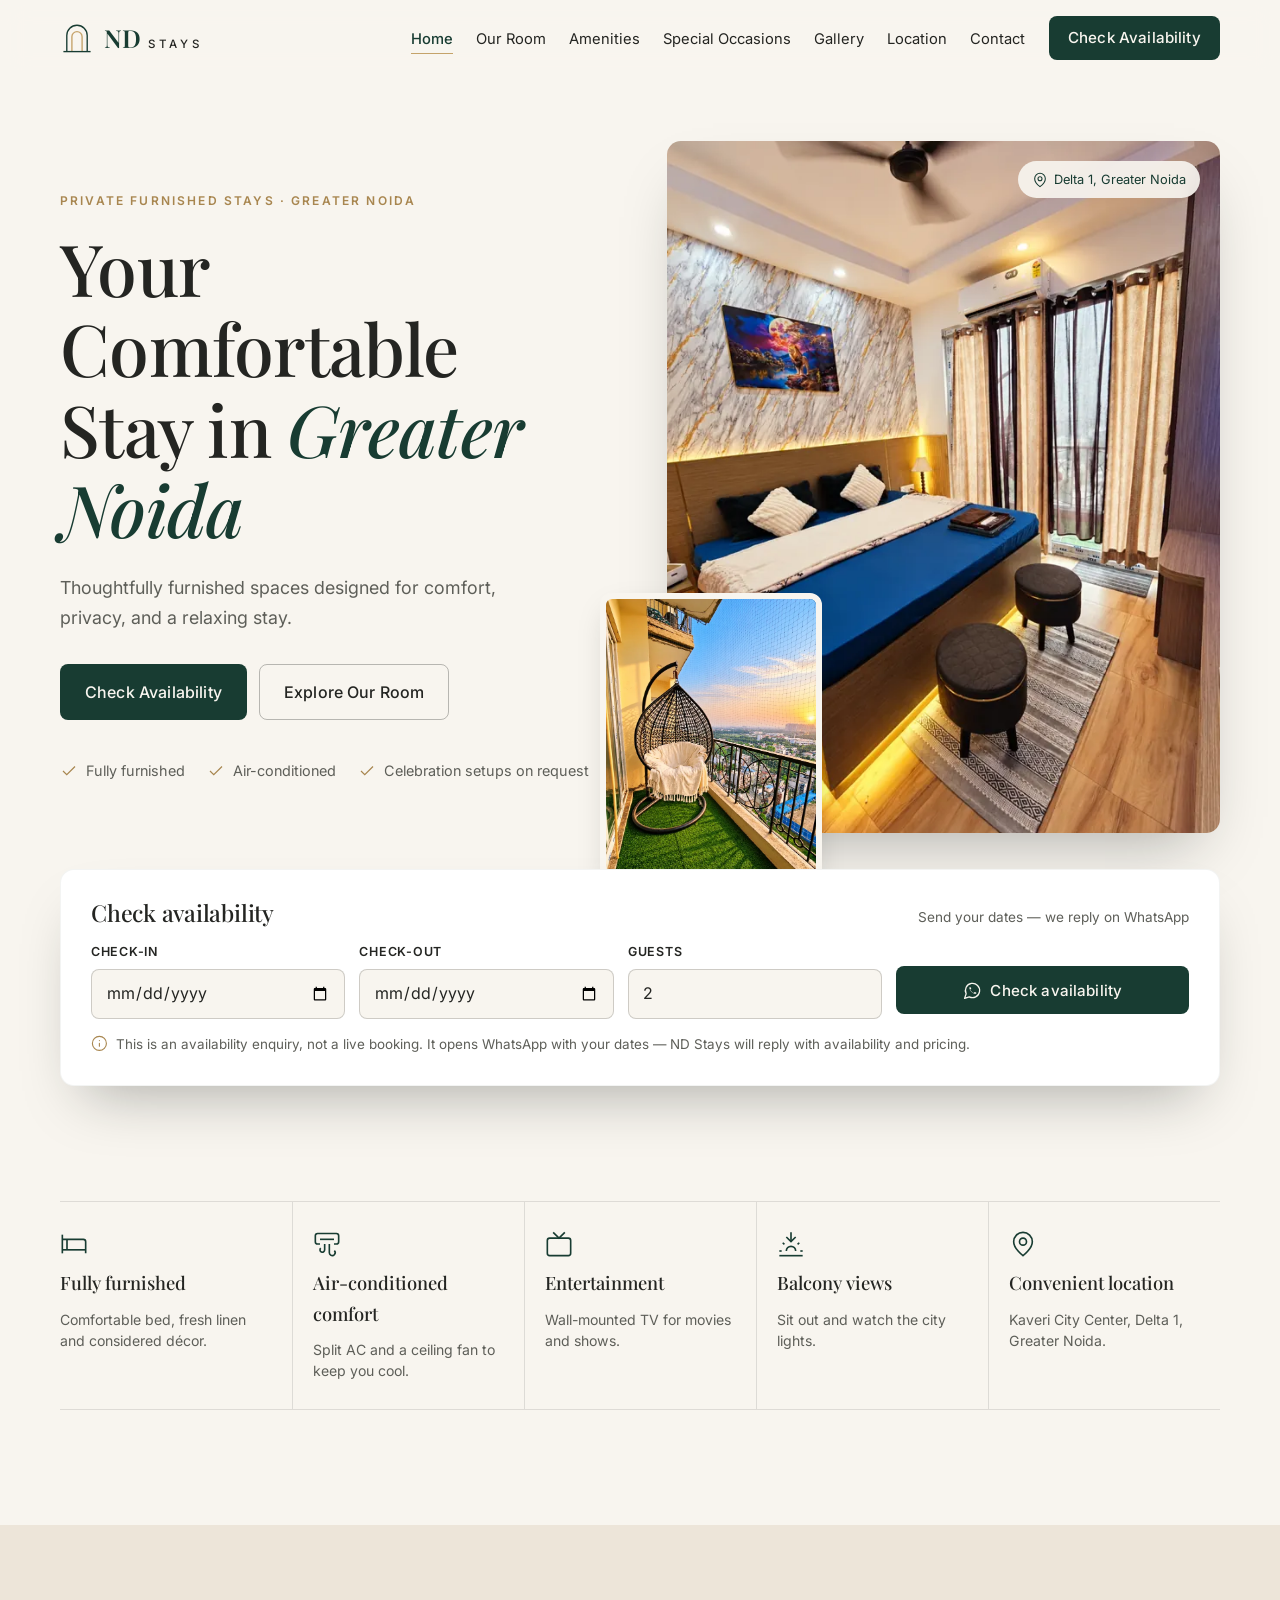
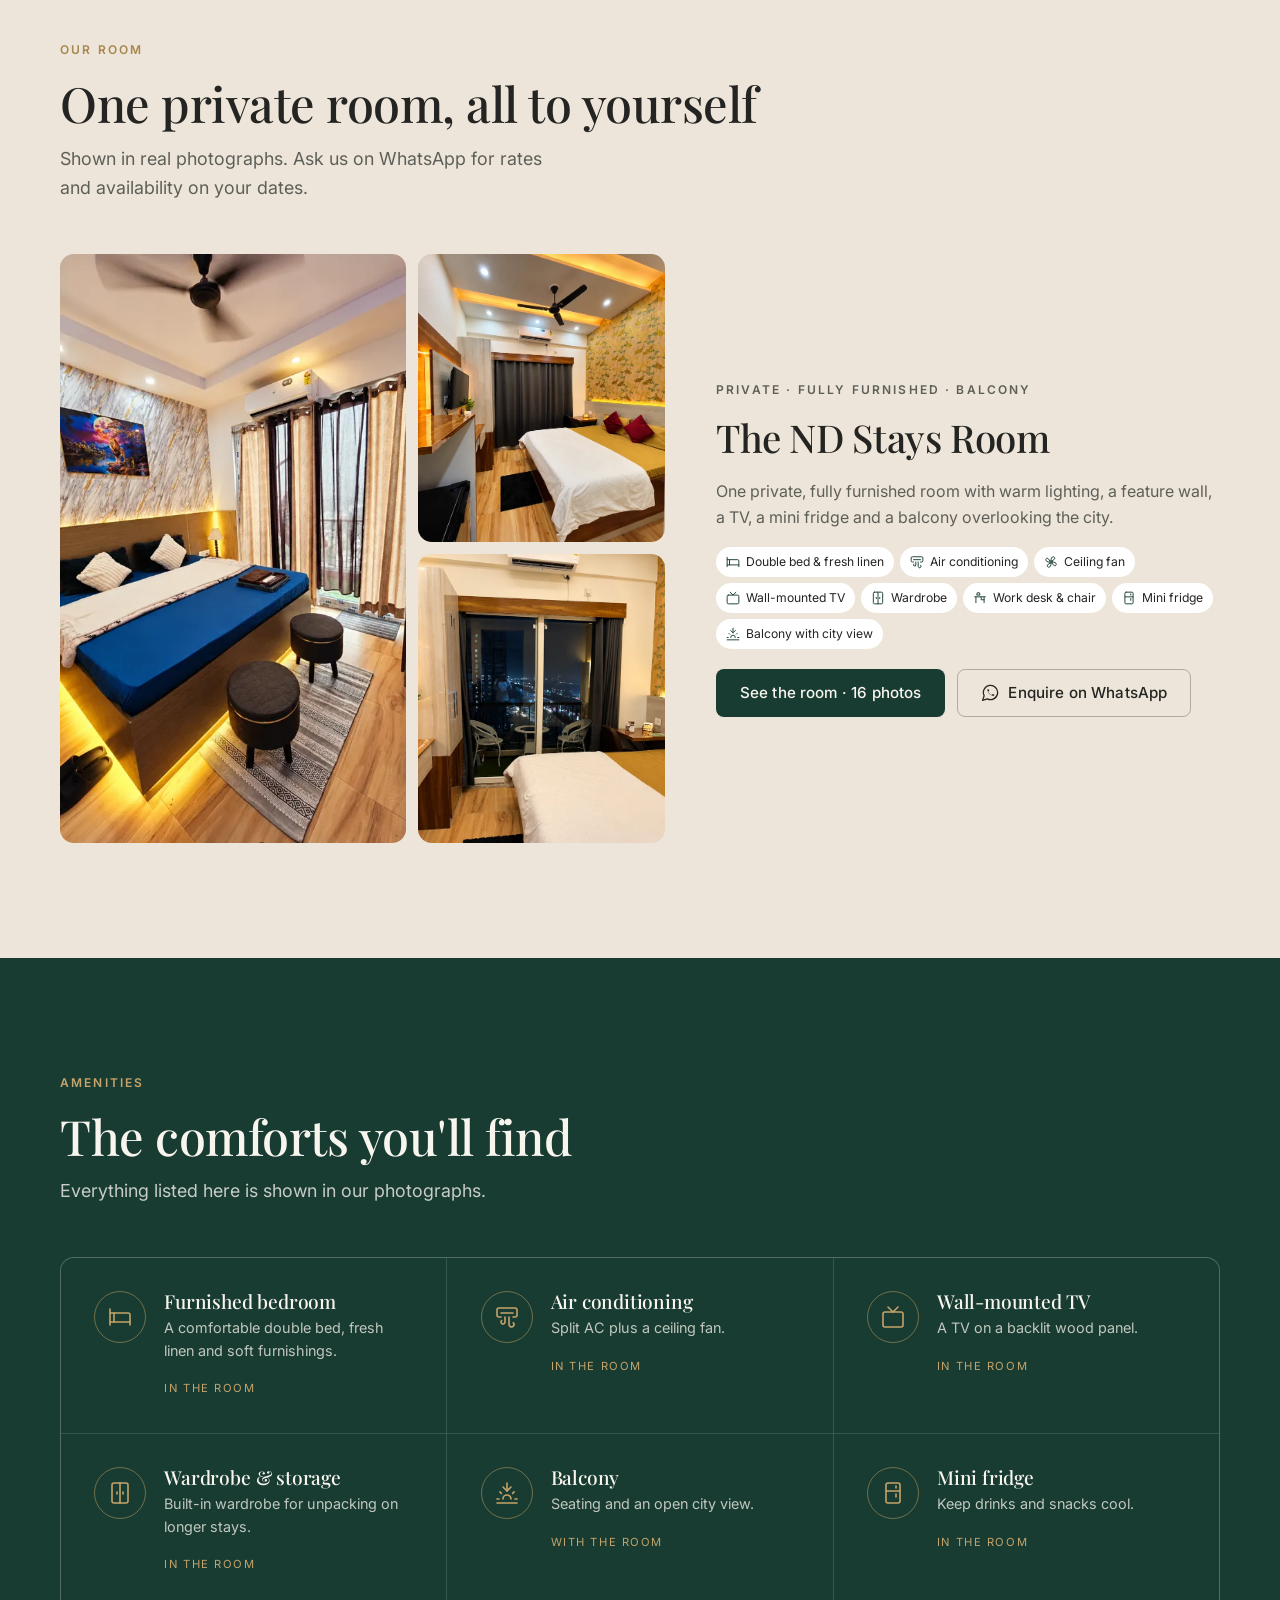
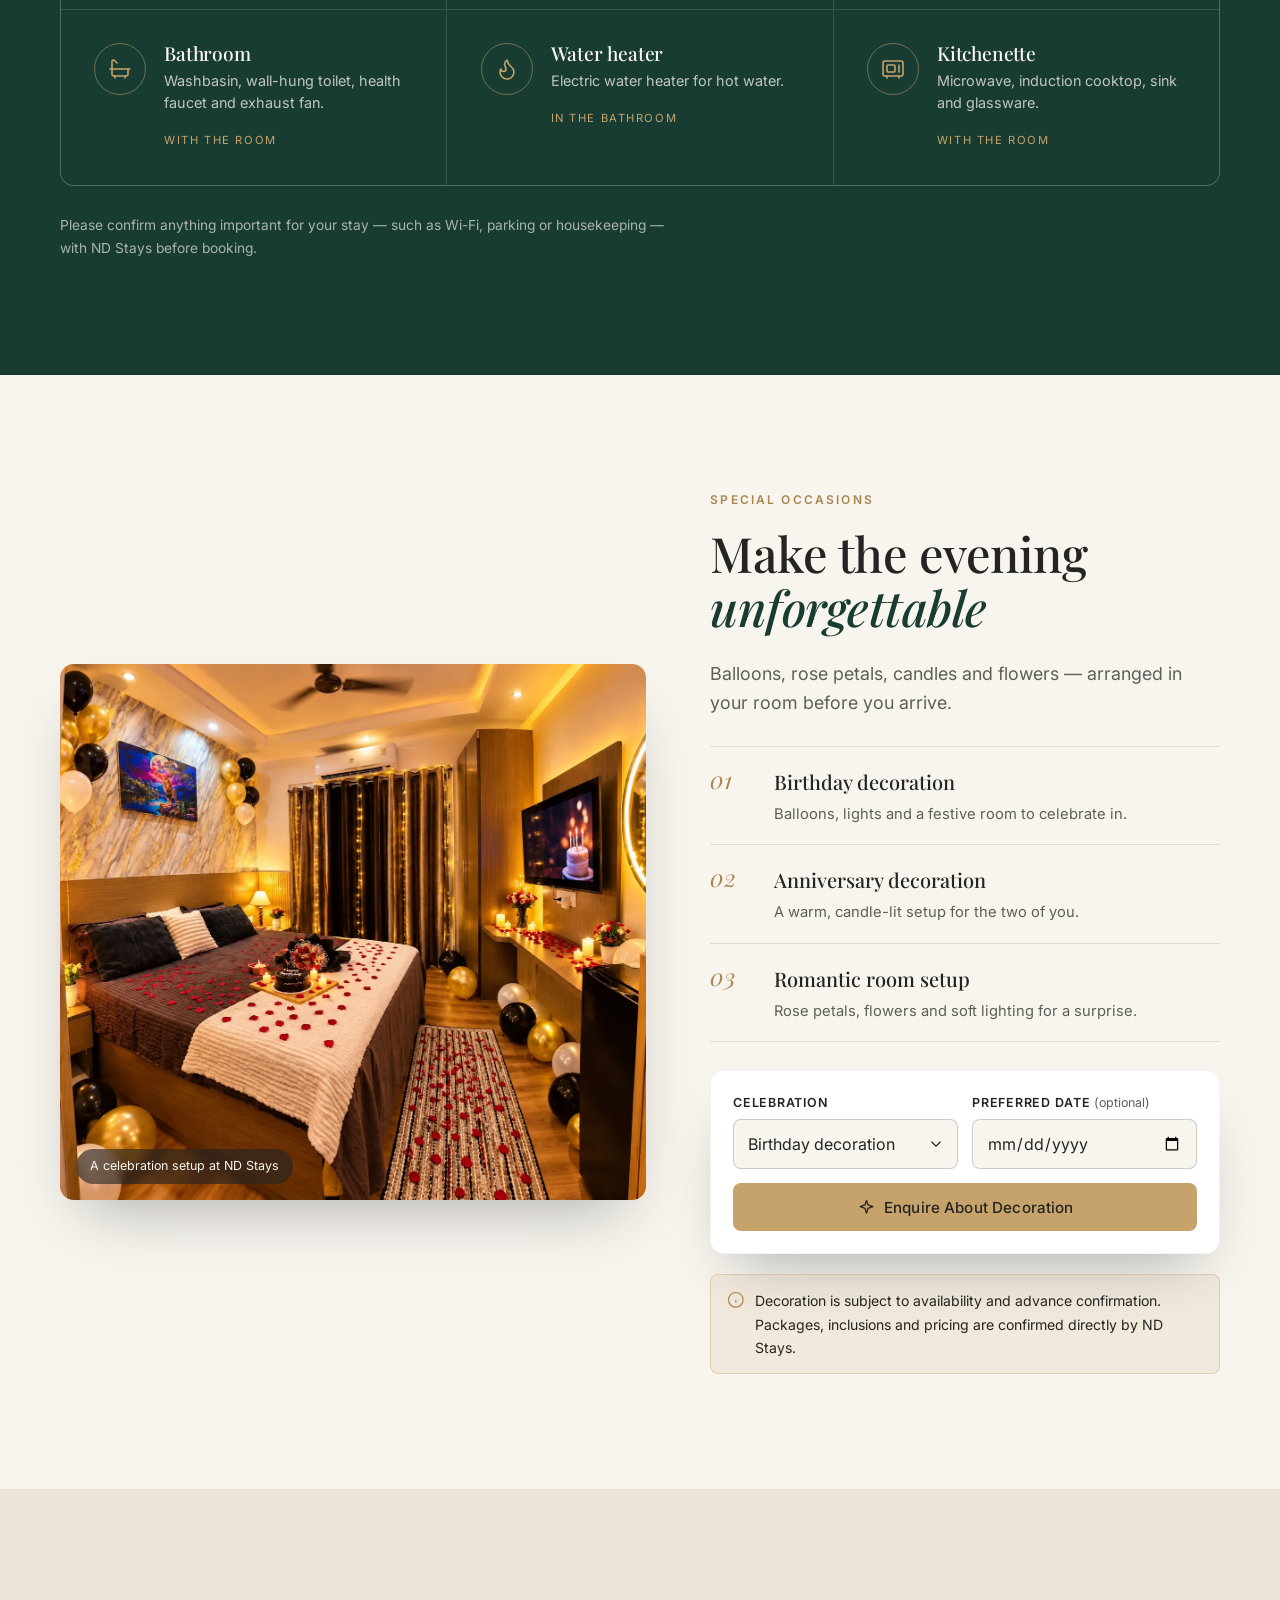
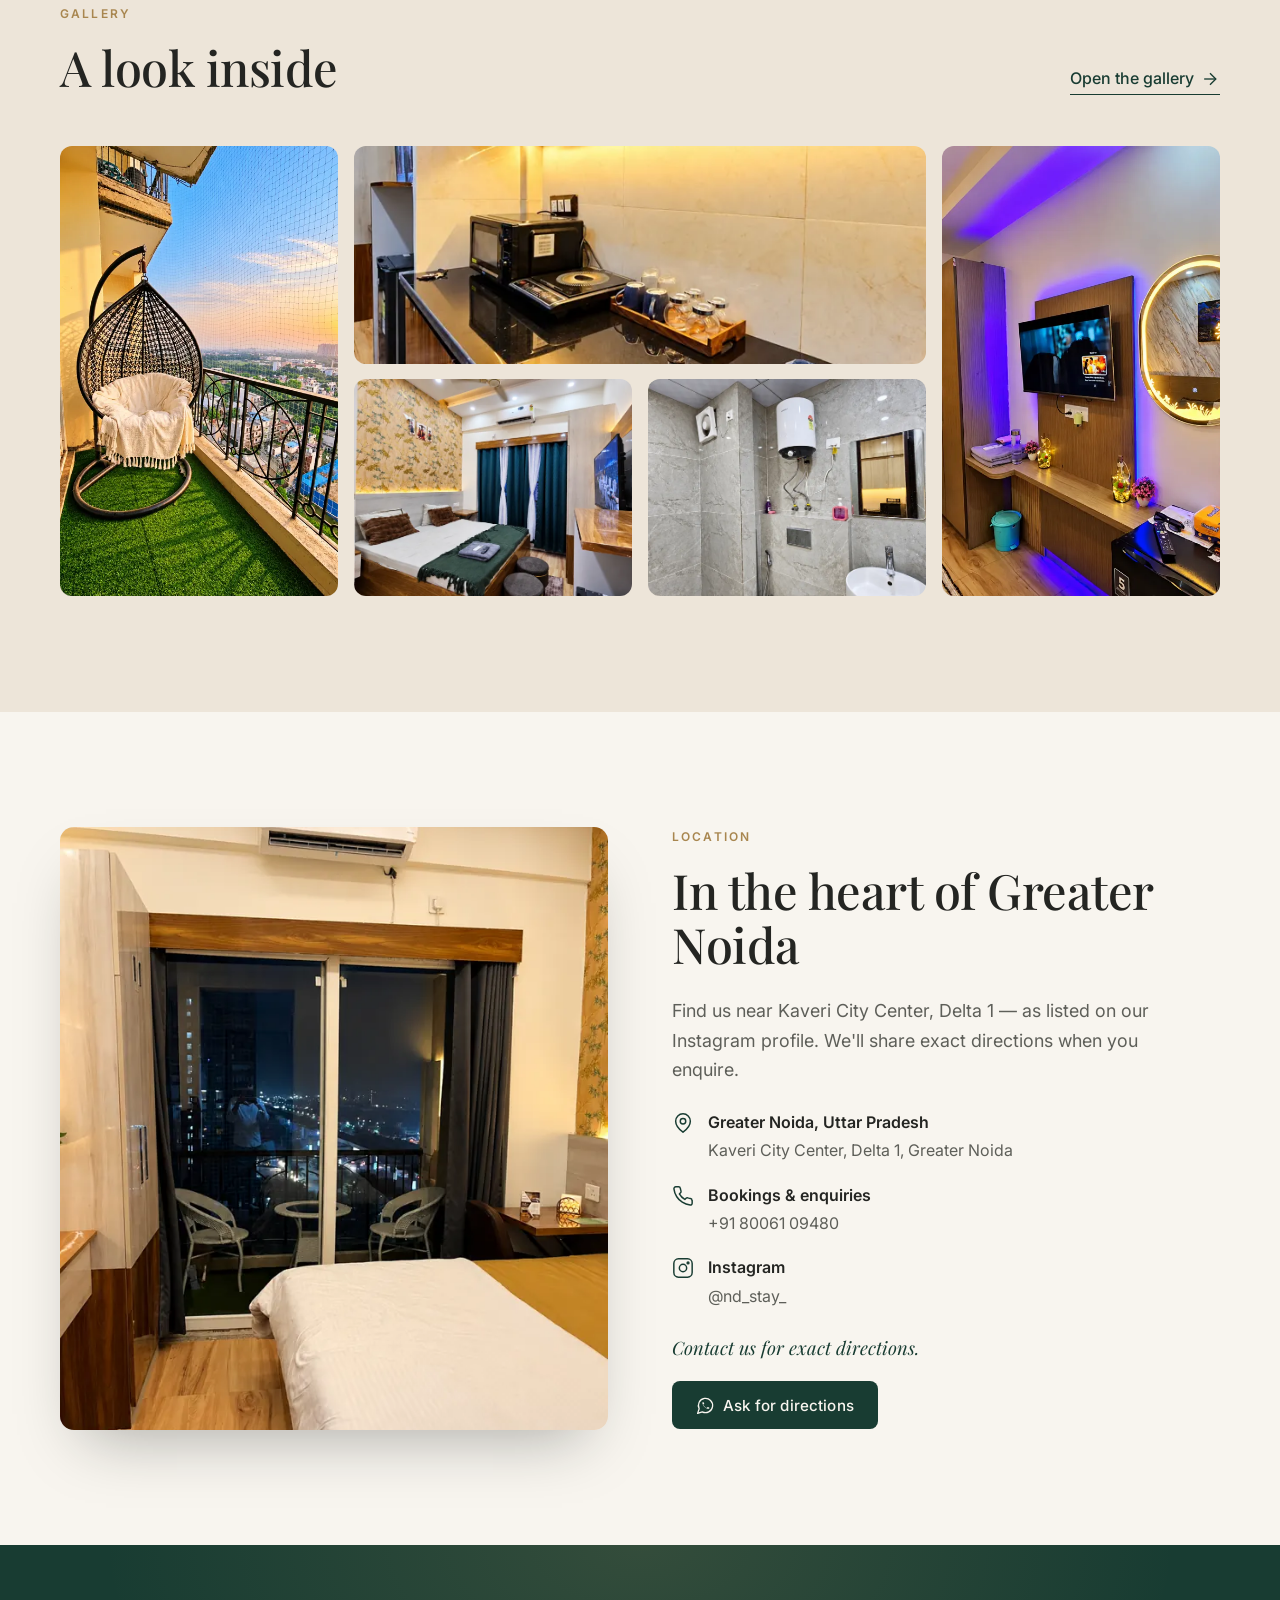
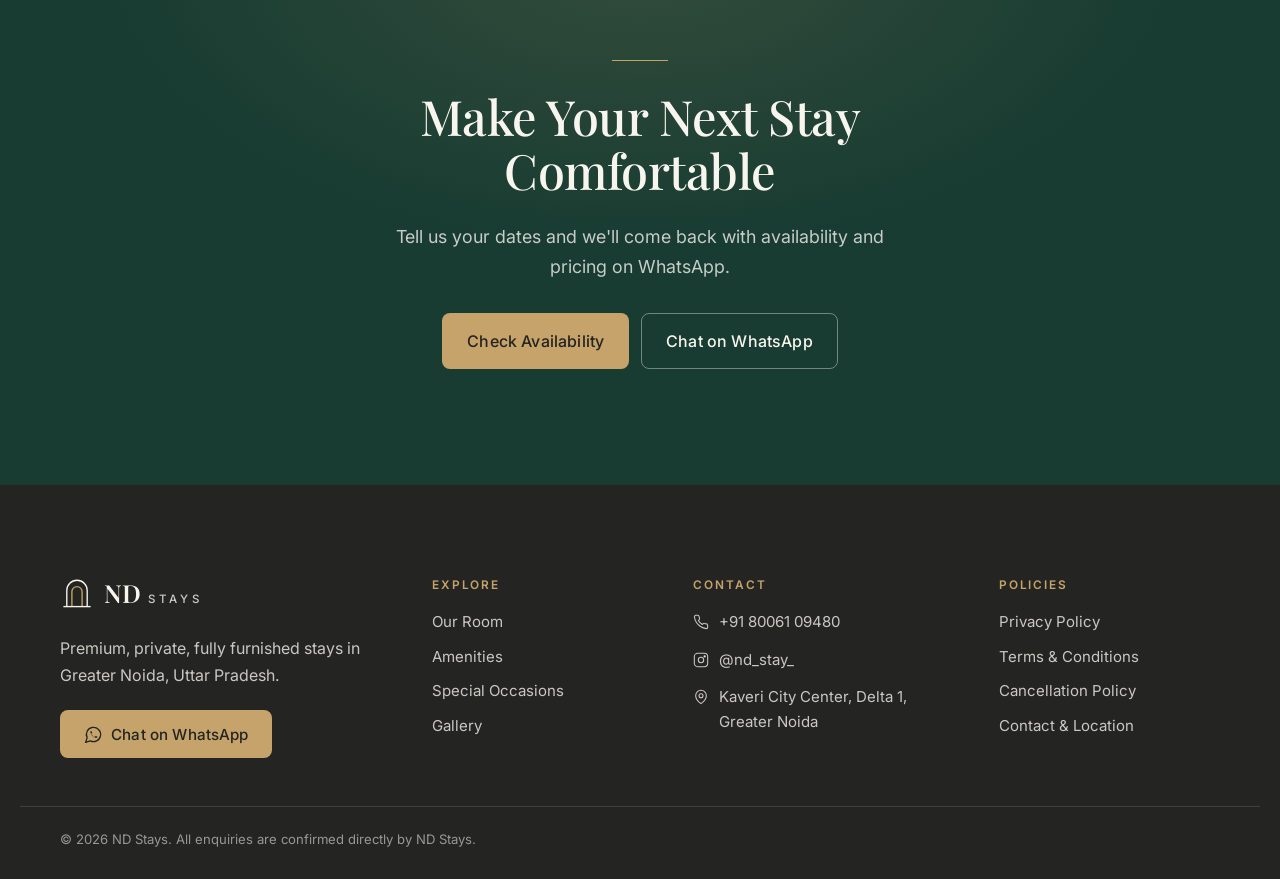
<file: index.html>
<!doctype html>
<html lang="en-IN" class="no-js">
<head>
<meta charset="utf-8">
<meta name="viewport" content="width=device-width, initial-scale=1">
<title>ND Stays | Premium Furnished Stays in Greater Noida</title>
<meta name="description" content="Discover comfortable, fully furnished stays in Greater Noida. Explore room facilities and contact ND Stays directly to enquire about availability and special occasion arrangements.">
<meta name="theme-color" content="#183C32">
<!-- Canonical: add once the domain is known, e.g. <link rel="canonical" href="https://YOUR-DOMAIN/index.html"> -->
<meta property="og:type" content="website">
<meta property="og:site_name" content="ND Stays">
<meta property="og:title" content="ND Stays | Premium Furnished Stays in Greater Noida">
<meta property="og:description" content="Discover comfortable, fully furnished stays in Greater Noida. Explore room facilities and contact ND Stays directly to enquire about availability and special occasion arrangements.">
<meta property="og:image" content="images/og-image.jpg">
<meta property="og:locale" content="en_IN">
<meta name="twitter:card" content="summary_large_image">
<link rel="icon" href="favicon.svg" type="image/svg+xml">
<link rel="preconnect" href="https://fonts.googleapis.com">
<link rel="preconnect" href="https://fonts.gstatic.com" crossorigin>
<link href="https://fonts.googleapis.com/css2?family=Inter:wght@400;500;600&family=Playfair+Display:ital,wght@0,500;0,600;1,500&display=swap" rel="stylesheet">
<link rel="stylesheet" href="assets/css/styles.css">
<script>document.documentElement.classList.remove('no-js')</script>
<script src="assets/js/config.js" defer></script>
<script src="assets/js/rooms.js" defer></script>
<script src="assets/js/main.js" defer></script>
</head>
<body data-page="home">
<header class="site-header" data-header>
  <noscript><div class="container" style="padding:16px 0"><a href="index.html">ND Stays</a> · <a href="room.html">Our Room</a> · <a href="gallery.html">Gallery</a> · <a href="contact.html">Contact</a> · WhatsApp: +91 80061 09480</div></noscript>
</header>
<main id="main">
<section class="hero">
  <div class="container hero-grid">
    <div class="hero-copy">
      <p class="eyebrow">Private furnished stays · Greater Noida</p>
      <h1>Your Comfortable Stay in <em>Greater Noida</em></h1>
      <p class="lead">Thoughtfully furnished spaces designed for comfort, privacy, and a relaxing stay.</p>
      <div class="btn-row">
        <a class="btn btn-primary btn-lg" href="#book">Check Availability</a>
        <a class="btn btn-outline btn-lg" href="room.html">Explore Our Room</a>
      </div>
      <ul class="hero-facts">
        <li><svg class="icon" viewBox="0 0 24 24" fill="none" stroke="currentColor" stroke-width="1.6" aria-hidden="true"><path d="M20 6 9 17l-5-5"/></svg>Fully furnished</li>
        <li><svg class="icon" viewBox="0 0 24 24" fill="none" stroke="currentColor" stroke-width="1.6" aria-hidden="true"><path d="M20 6 9 17l-5-5"/></svg>Air-conditioned</li>
        <li><svg class="icon" viewBox="0 0 24 24" fill="none" stroke="currentColor" stroke-width="1.6" aria-hidden="true"><path d="M20 6 9 17l-5-5"/></svg>Celebration setups on request</li>
      </ul>
    </div>
    <div class="hero-media">
      <div class="hero-main">
        <img src="images/rooms/bedroom-blue-wide.webp" srcset="images/rooms/bedroom-blue-wide-sm.webp 640w, images/rooms/bedroom-blue-wide.webp 1086w" sizes="(max-width: 900px) 100vw, 50vw" width="1086" height="1448" alt="The ND Stays room with blue bedding, marble-effect feature wall and warm under-bed lighting" fetchpriority="high" decoding="async">
      </div>
      <div class="hero-inset">
        <img src="images/balcony/swing-chair-sunset-sm.webp" width="640" height="853" alt="Balcony swing chair overlooking Greater Noida at sunset" loading="lazy" decoding="async">
      </div>
      <span class="hero-tag"><svg class="icon" viewBox="0 0 24 24" fill="none" stroke="currentColor" stroke-width="1.6" aria-hidden="true"><path d="M20 10c0 6-8 12-8 12s-8-6-8-12a8 8 0 0 1 16 0Z"/><circle cx="12" cy="10" r="3"/></svg>Delta 1, Greater Noida</span>
    </div>
  </div>
</section>

<section class="book-panel" id="book" aria-labelledby="book-title">
  <div class="container">
    <div class="card">
      <div class="book-panel-head">
        <h2 id="book-title">Check availability</h2>
        <p>Send your dates — we reply on WhatsApp</p>
      </div>
      <div data-enquiry data-variant="compact"></div>
    </div>
  </div>
</section>

<section class="section" aria-label="Highlights">
  <div class="container">
    <ul class="highlights">
      <li class="reveal"><svg class="icon" viewBox="0 0 24 24" fill="none" stroke="currentColor" stroke-width="1.4" aria-hidden="true"><path d="M2 4v16"/><path d="M2 8h18a2 2 0 0 1 2 2v10"/><path d="M2 17h20"/><path d="M6 8v9"/></svg><strong>Fully furnished</strong><span>Comfortable bed, fresh linen and considered décor.</span></li>
      <li class="reveal" style="--d:70ms"><svg class="icon" viewBox="0 0 24 24" fill="none" stroke="currentColor" stroke-width="1.4" aria-hidden="true"><path d="M6 12H4a2 2 0 0 1-2-2V5a2 2 0 0 1 2-2h16a2 2 0 0 1 2 2v5a2 2 0 0 1-2 2h-2"/><path d="M6 8h12"/><path d="M18.3 17.7a2.5 2.5 0 0 1-3.16 3.83 2.53 2.53 0 0 1-1.14-2V12"/><path d="M6.6 15.6A2 2 0 1 0 10 17v-5"/></svg><strong>Air-conditioned comfort</strong><span>Split AC and a ceiling fan to keep you cool.</span></li>
      <li class="reveal" style="--d:140ms"><svg class="icon" viewBox="0 0 24 24" fill="none" stroke="currentColor" stroke-width="1.4" aria-hidden="true"><rect width="20" height="15" x="2" y="7" rx="2"/><polyline points="17 2 12 7 7 2"/></svg><strong>Entertainment</strong><span>Wall-mounted TV for movies and shows.</span></li>
      <li class="reveal" style="--d:210ms"><svg class="icon" viewBox="0 0 24 24" fill="none" stroke="currentColor" stroke-width="1.4" aria-hidden="true"><path d="M12 10V2"/><path d="m4.93 10.93 1.41 1.41"/><path d="M2 18h2"/><path d="M20 18h2"/><path d="m19.07 10.93-1.41 1.41"/><path d="M22 22H2"/><path d="m16 6-4 4-4-4"/><path d="M16 18a4 4 0 0 0-8 0"/></svg><strong>Balcony views</strong><span>Sit out and watch the city lights.</span></li>
      <li class="reveal" style="--d:280ms"><svg class="icon" viewBox="0 0 24 24" fill="none" stroke="currentColor" stroke-width="1.4" aria-hidden="true"><path d="M20 10c0 6-8 12-8 12s-8-6-8-12a8 8 0 0 1 16 0Z"/><circle cx="12" cy="10" r="3"/></svg><strong>Convenient location</strong><span>Kaveri City Center, Delta 1, Greater Noida.</span></li>
    </ul>
  </div>
</section>

<section class="section section-cream" id="rooms" aria-labelledby="rooms-title">
  <div class="container">
    <div class="section-head">
      <div>
        <p class="eyebrow">Our room</p>
        <h2 id="rooms-title">One private room, all to yourself</h2>
        <p class="lead">Shown in real photographs. Ask us on WhatsApp for rates and availability on your dates.</p>
      </div>
    </div>
    <div class="room-feature" data-room-feature></div>
  </div>
</section>

<section class="section section-forest" id="amenities" aria-labelledby="amen-title">
  <div class="container">
    <div class="section-head">
      <div>
        <p class="eyebrow">Amenities</p>
        <h2 id="amen-title">The comforts you'll find</h2>
        <p class="lead">Everything listed here is shown in our photographs.</p>
      </div>
    </div>
    <ul class="amenities" data-amenities></ul>
    <p class="amenity-foot">Please confirm anything important for your stay — such as Wi-Fi, parking or housekeeping — with ND Stays before booking.</p>
  </div>
</section>

<section class="section" id="occasions" aria-labelledby="occ-title">
  <div class="container occasion-grid">
    <figure class="occasion-media reveal">
      <img src="images/special-occasions/birthday-decoration.webp" srcset="images/special-occasions/birthday-decoration-sm.webp 640w, images/special-occasions/birthday-decoration.webp 1312w" sizes="(max-width: 900px) 100vw, 55vw" width="1312" height="1199" alt="Room decorated for a birthday with gold, black and white balloons, rose petals on the bed, candles, flowers and a cake" loading="lazy" decoding="async">
      <figcaption>A celebration setup at ND Stays</figcaption>
    </figure>
    <div>
      <p class="eyebrow">Special occasions</p>
      <h2 id="occ-title">Make the evening <em class="serif-accent">unforgettable</em></h2>
      <p class="lead">Balloons, rose petals, candles and flowers — arranged in your room before you arrive.</p>
      <ul class="occasion-list">
        <li><strong>Birthday decoration</strong><span>Balloons, lights and a festive room to celebrate in.</span></li>
        <li><strong>Anniversary decoration</strong><span>A warm, candle-lit setup for the two of you.</span></li>
        <li><strong>Romantic room setup</strong><span>Rose petals, flowers and soft lighting for a surprise.</span></li>
      </ul>
      <div class="card decor-card" data-decoration></div>
      <div class="notice"><svg class="icon" viewBox="0 0 24 24" fill="none" stroke="currentColor" stroke-width="1.6" aria-hidden="true"><circle cx="12" cy="12" r="10"/><path d="M12 16v-4M12 8h.01"/></svg><p>Decoration is subject to availability and advance confirmation. Packages, inclusions and pricing are confirmed directly by ND Stays.</p></div>
    </div>
  </div>
</section>

<section class="section section-cream" aria-labelledby="look-title">
  <div class="container">
    <div class="section-head">
      <div><p class="eyebrow">Gallery</p><h2 id="look-title">A look inside</h2></div>
      <a class="link-arrow" href="gallery.html">Open the gallery <svg class="icon" viewBox="0 0 24 24" fill="none" stroke="currentColor" stroke-width="1.6" aria-hidden="true"><path d="M5 12h14"/><path d="m12 5 7 7-7 7"/></svg></a>
    </div>
    <div class="mosaic" data-lightbox>
      <button type="button" class="m-tall" data-src="images/balcony/swing-chair-sunset"><img src="images/balcony/swing-chair-sunset-sm.webp" alt="Balcony swing chair with a sunset city view" loading="lazy" decoding="async"></button>
      <button type="button" class="m-wide" data-src="images/kitchenette/kitchenette-counter"><img src="images/kitchenette/kitchenette-counter-sm.webp" alt="Kitchenette with microwave, induction cooktop and glassware" loading="lazy" decoding="async" style="object-position:center 60%"></button>
      <button type="button" class="m-tall" data-src="images/interiors/tv-wall-mirror"><img src="images/interiors/tv-wall-mirror-sm.webp" alt="TV wall with a round backlit mirror" loading="lazy" decoding="async"></button>
      <button type="button" data-src="images/rooms/bedroom-botanical-teal"><img src="images/rooms/bedroom-botanical-teal-sm.webp" alt="Bedroom with botanical wallpaper and teal curtains" loading="lazy" decoding="async"></button>
      <button type="button" class="m-hide-sm" data-src="images/bathroom/bathroom-02"><img src="images/bathroom/bathroom-02-sm.webp" alt="Bathroom with water heater, vessel basin and mirror" loading="lazy" decoding="async"></button>
    </div>
  </div>
</section>

<section class="section" id="location" aria-labelledby="loc-title">
  <div class="container loc-grid">
    <div class="loc-media reveal">
      <img src="images/balcony/balcony-city-night.webp" srcset="images/balcony/balcony-city-night-sm.webp 640w, images/balcony/balcony-city-night.webp 1086w" sizes="(max-width: 900px) 100vw, 50vw" width="1086" height="1448" alt="View from the ND Stays room through balcony doors to the city lights at night" loading="lazy" decoding="async">
    </div>
    <div>
      <p class="eyebrow">Location</p>
      <h2 id="loc-title">In the heart of Greater Noida</h2>
      <p class="lead">Find us near Kaveri City Center, Delta 1 — as listed on our Instagram profile. We'll share exact directions when you enquire.</p>
      <div data-location></div>
    </div>
  </div>
</section>

<section class="section section-forest final-cta" aria-labelledby="cta-title">
  <div class="container">
    <hr class="rule">
    <h2 id="cta-title">Make Your Next Stay Comfortable</h2>
    <p class="lead">Tell us your dates and we'll come back with availability and pricing on WhatsApp.</p>
    <div class="btn-row center">
      <a class="btn btn-gold btn-lg" href="contact.html#enquiry">Check Availability</a>
      <a class="btn btn-ghost-light btn-lg" data-wa="Hello ND Stays! I would like to know more about your rooms and availability." href="#">Chat on WhatsApp</a>
    </div>
  </div>
</section>
</main>
<footer class="site-footer" data-footer></footer>
</body>
</html>
</file>
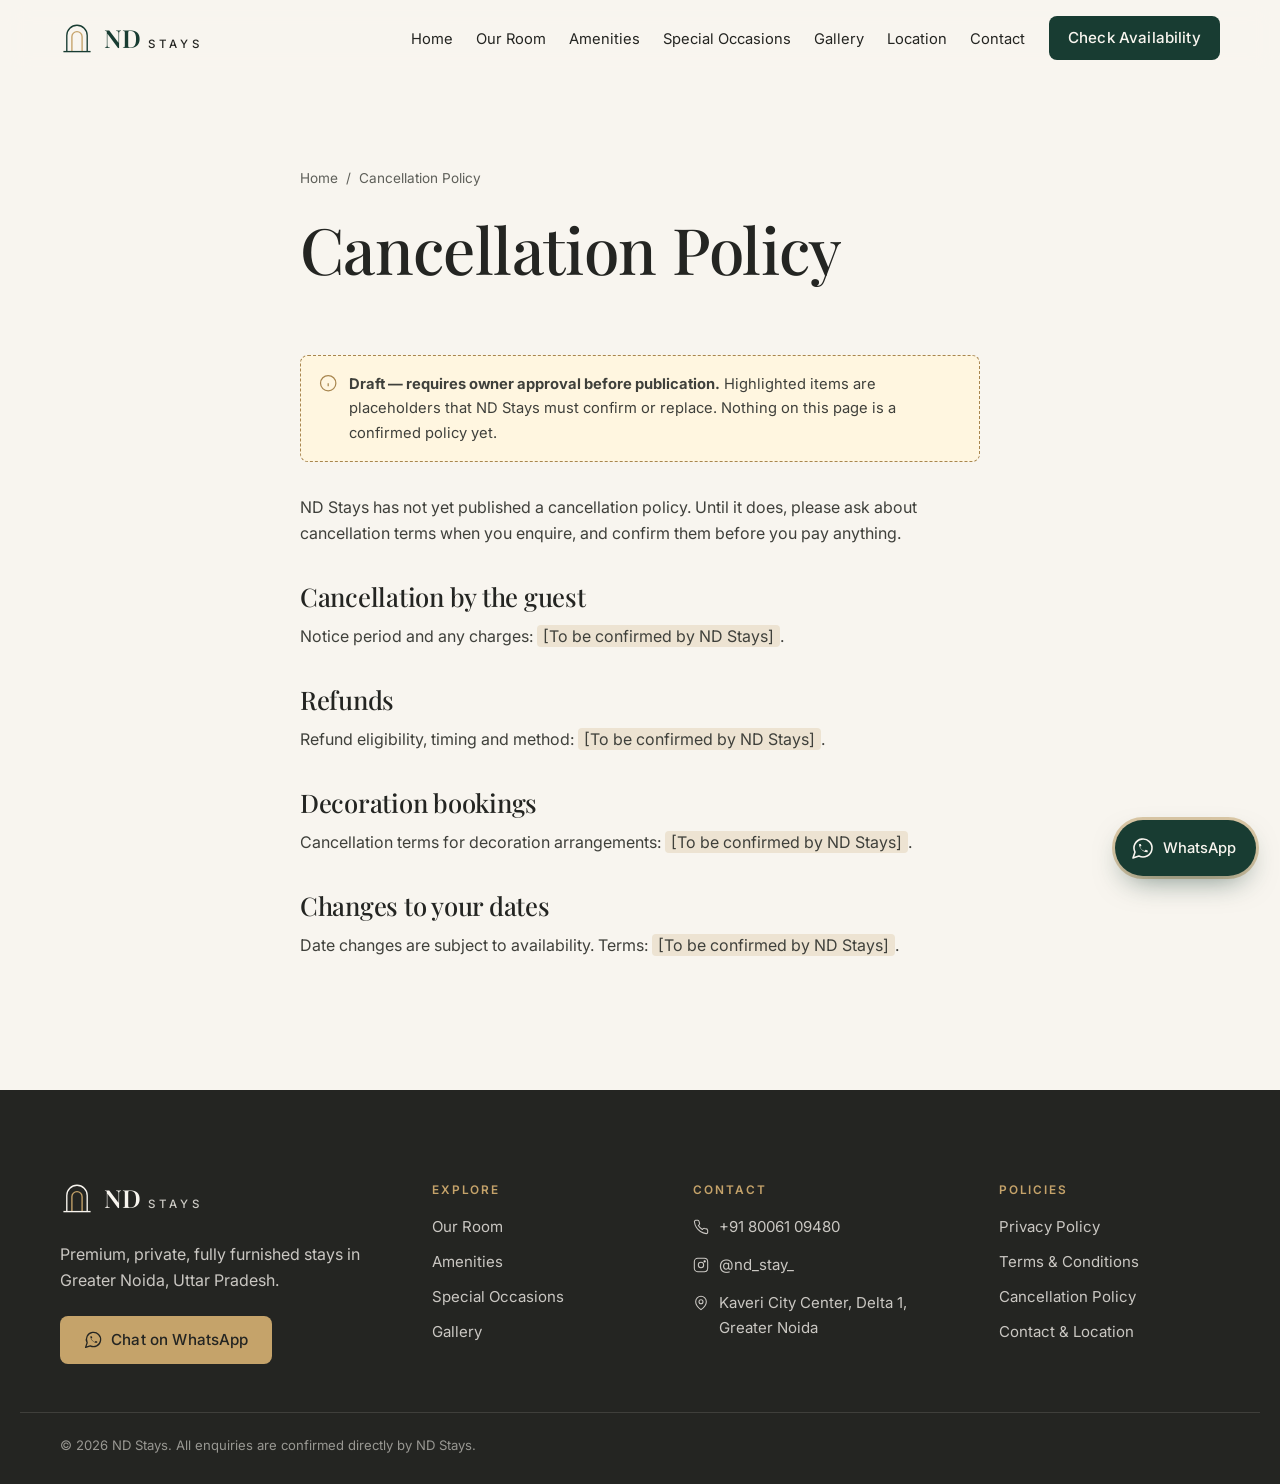
<file: cancellation.html>
<!doctype html>
<html lang="en-IN" class="no-js">
<head>
<meta charset="utf-8">
<meta name="viewport" content="width=device-width, initial-scale=1">
<title>Cancellation Policy | ND Stays</title>
<meta name="description" content="Draft cancellation policy for ND Stays, Greater Noida.">
<meta name="theme-color" content="#183C32">
<!-- Canonical: add once the domain is known, e.g. <link rel="canonical" href="https://YOUR-DOMAIN/cancellation.html"> -->
<meta property="og:type" content="website">
<meta property="og:site_name" content="ND Stays">
<meta property="og:title" content="Cancellation Policy | ND Stays">
<meta property="og:description" content="Draft cancellation policy for ND Stays, Greater Noida.">
<meta property="og:image" content="images/og-image.jpg">
<meta property="og:locale" content="en_IN">
<meta name="twitter:card" content="summary_large_image">
<link rel="icon" href="favicon.svg" type="image/svg+xml">
<link rel="preconnect" href="https://fonts.googleapis.com">
<link rel="preconnect" href="https://fonts.gstatic.com" crossorigin>
<link href="https://fonts.googleapis.com/css2?family=Inter:wght@400;500;600&family=Playfair+Display:ital,wght@0,500;0,600;1,500&display=swap" rel="stylesheet">
<link rel="stylesheet" href="assets/css/styles.css">
<script>document.documentElement.classList.remove('no-js')</script>
<script src="assets/js/config.js" defer></script>
<script src="assets/js/rooms.js" defer></script>
<script src="assets/js/main.js" defer></script>
</head>
<body data-page="legal">
<header class="site-header" data-header>
  <noscript><div class="container" style="padding:16px 0"><a href="index.html">ND Stays</a> · <a href="room.html">Our Room</a> · <a href="gallery.html">Gallery</a> · <a href="contact.html">Contact</a> · WhatsApp: +91 80061 09480</div></noscript>
</header>
<main id="main">
<section class="page-head container narrow">
  <nav class="breadcrumb" aria-label="Breadcrumb"><a href="index.html">Home</a><span aria-hidden="true">/</span><span aria-current="page">Cancellation Policy</span></nav>
  <h1>Cancellation Policy</h1>
</section>
<article class="container narrow legal">
  <div class="draft-banner"><svg class="icon" viewBox="0 0 24 24" fill="none" stroke="currentColor" stroke-width="1.6" aria-hidden="true"><circle cx="12" cy="12" r="10"/><path d="M12 16v-4M12 8h.01"/></svg><p><strong>Draft — requires owner approval before publication.</strong> Highlighted items are placeholders that ND Stays must confirm or replace. Nothing on this page is a confirmed policy yet.</p></div>

  <p>ND Stays has not yet published a cancellation policy. Until it does, please ask about cancellation terms when you enquire, and confirm them before you pay anything.</p>
  <h2>Cancellation by the guest</h2>
  <p>Notice period and any charges: <em class="tbc">[To be confirmed by ND Stays]</em>.</p>
  <h2>Refunds</h2>
  <p>Refund eligibility, timing and method: <em class="tbc">[To be confirmed by ND Stays]</em>.</p>
  <h2>Decoration bookings</h2>
  <p>Cancellation terms for decoration arrangements: <em class="tbc">[To be confirmed by ND Stays]</em>.</p>
  <h2>Changes to your dates</h2>
  <p>Date changes are subject to availability. Terms: <em class="tbc">[To be confirmed by ND Stays]</em>.</p>

</article>
</main>
<footer class="site-footer" data-footer></footer>
</body>
</html>
</file>
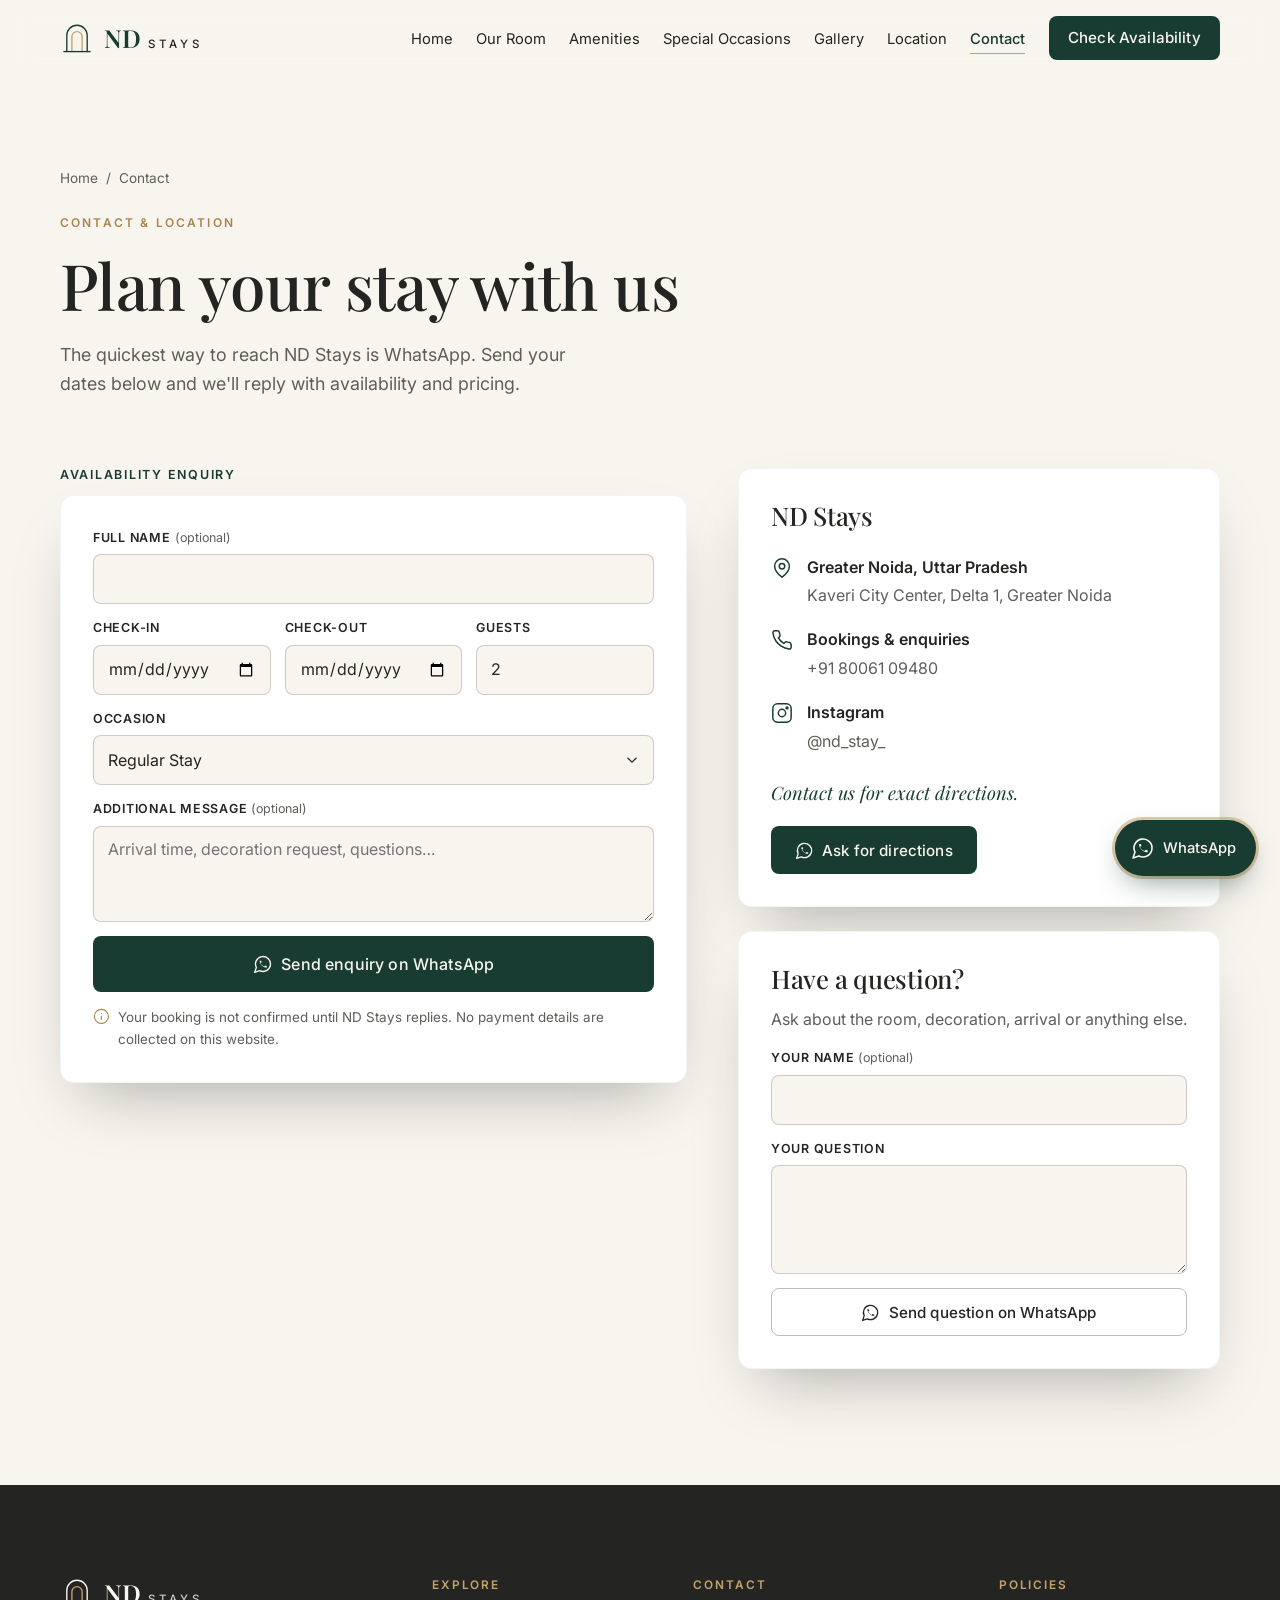
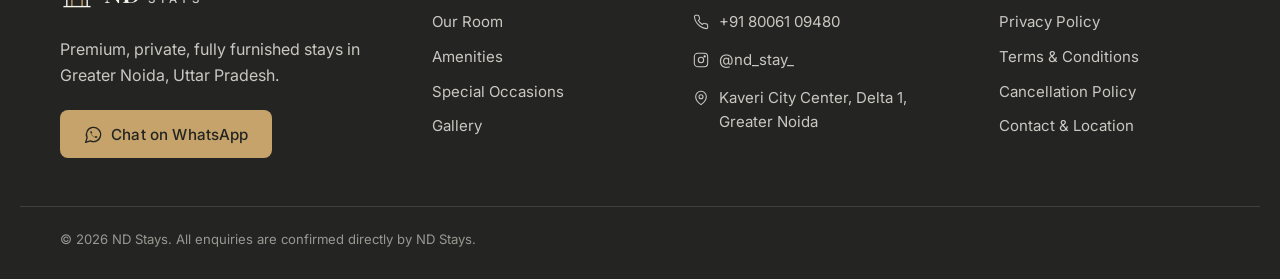
<file: contact.html>
<!doctype html>
<html lang="en-IN" class="no-js">
<head>
<meta charset="utf-8">
<meta name="viewport" content="width=device-width, initial-scale=1">
<title>Contact & Location | ND Stays Greater Noida</title>
<meta name="description" content="Contact ND Stays in Greater Noida on WhatsApp or by phone. Send your dates for availability and pricing, and ask for directions.">
<meta name="theme-color" content="#183C32">
<!-- Canonical: add once the domain is known, e.g. <link rel="canonical" href="https://YOUR-DOMAIN/contact.html"> -->
<meta property="og:type" content="website">
<meta property="og:site_name" content="ND Stays">
<meta property="og:title" content="Contact & Location | ND Stays Greater Noida">
<meta property="og:description" content="Contact ND Stays in Greater Noida on WhatsApp or by phone. Send your dates for availability and pricing, and ask for directions.">
<meta property="og:image" content="images/og-image.jpg">
<meta property="og:locale" content="en_IN">
<meta name="twitter:card" content="summary_large_image">
<link rel="icon" href="favicon.svg" type="image/svg+xml">
<link rel="preconnect" href="https://fonts.googleapis.com">
<link rel="preconnect" href="https://fonts.gstatic.com" crossorigin>
<link href="https://fonts.googleapis.com/css2?family=Inter:wght@400;500;600&family=Playfair+Display:ital,wght@0,500;0,600;1,500&display=swap" rel="stylesheet">
<link rel="stylesheet" href="assets/css/styles.css">
<script>document.documentElement.classList.remove('no-js')</script>
<script src="assets/js/config.js" defer></script>
<script src="assets/js/rooms.js" defer></script>
<script src="assets/js/main.js" defer></script>
</head>
<body data-page="contact">
<header class="site-header" data-header>
  <noscript><div class="container" style="padding:16px 0"><a href="index.html">ND Stays</a> · <a href="room.html">Our Room</a> · <a href="gallery.html">Gallery</a> · <a href="contact.html">Contact</a> · WhatsApp: +91 80061 09480</div></noscript>
</header>
<main id="main">
<section class="page-head container">
  <nav class="breadcrumb" aria-label="Breadcrumb"><a href="index.html">Home</a><span aria-hidden="true">/</span><span aria-current="page">Contact</span></nav>
  <p class="eyebrow">Contact &amp; location</p>
  <h1>Plan your stay with us</h1>
  <p class="lead">The quickest way to reach ND Stays is WhatsApp. Send your dates below and we'll reply with availability and pricing.</p>
</section>
<section class="container" style="padding-bottom: var(--section)">
  <div class="contact-grid">
    <div id="enquiry">
      <h2 class="h4" style="margin-top:0">Availability enquiry</h2>
      <div class="card" data-enquiry data-variant="full"></div>
    </div>
    <aside class="contact-side">
      <div class="card contact-card">
        <h2>ND Stays</h2>
        <div data-location></div>
      </div>
      <div class="card contact-card">
        <h2>Have a question?</h2>
        <p style="color:var(--muted)">Ask about the room, decoration, arrival or anything else.</p>
        <div data-question></div>
      </div>
    </aside>
  </div>
</section>
</main>
<footer class="site-footer" data-footer></footer>
</body>
</html>
</file>
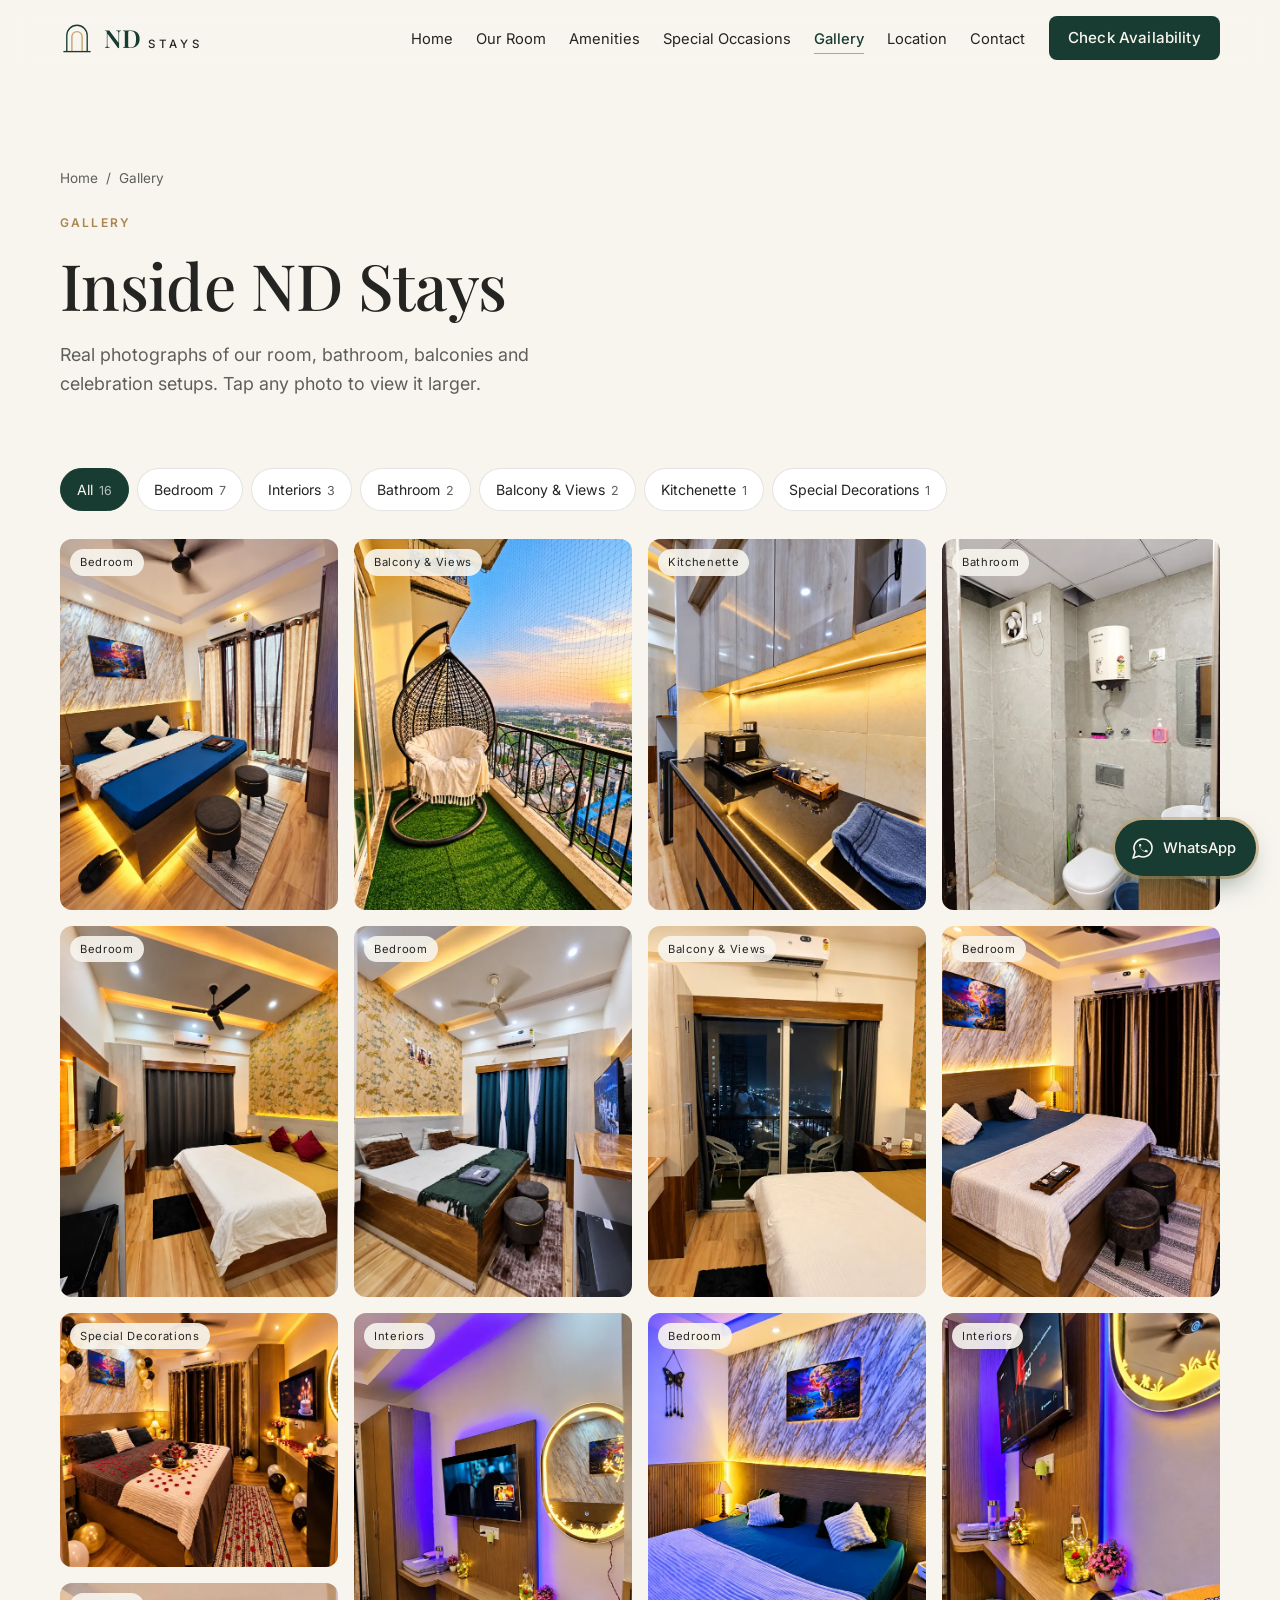
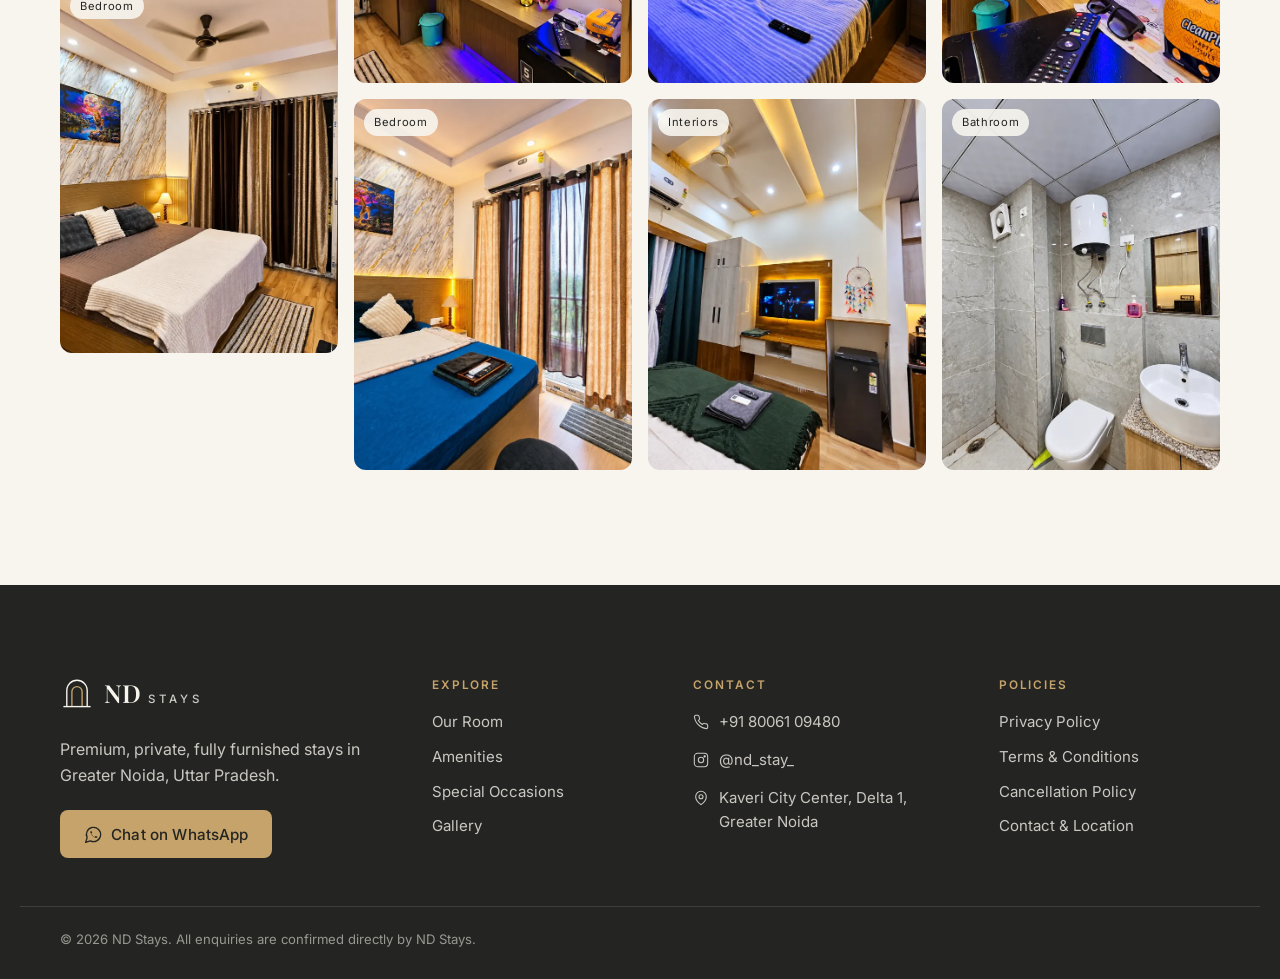
<file: gallery.html>
<!doctype html>
<html lang="en-IN" class="no-js">
<head>
<meta charset="utf-8">
<meta name="viewport" content="width=device-width, initial-scale=1">
<title>Photo Gallery | ND Stays Greater Noida</title>
<meta name="description" content="Real photos of the ND Stays room, bathroom, balconies, kitchenette and birthday decoration in Greater Noida.">
<meta name="theme-color" content="#183C32">
<!-- Canonical: add once the domain is known, e.g. <link rel="canonical" href="https://YOUR-DOMAIN/gallery.html"> -->
<meta property="og:type" content="website">
<meta property="og:site_name" content="ND Stays">
<meta property="og:title" content="Photo Gallery | ND Stays Greater Noida">
<meta property="og:description" content="Real photos of the ND Stays room, bathroom, balconies, kitchenette and birthday decoration in Greater Noida.">
<meta property="og:image" content="images/og-image.jpg">
<meta property="og:locale" content="en_IN">
<meta name="twitter:card" content="summary_large_image">
<link rel="icon" href="favicon.svg" type="image/svg+xml">
<link rel="preconnect" href="https://fonts.googleapis.com">
<link rel="preconnect" href="https://fonts.gstatic.com" crossorigin>
<link href="https://fonts.googleapis.com/css2?family=Inter:wght@400;500;600&family=Playfair+Display:ital,wght@0,500;0,600;1,500&display=swap" rel="stylesheet">
<link rel="stylesheet" href="assets/css/styles.css">
<script>document.documentElement.classList.remove('no-js')</script>
<script src="assets/js/config.js" defer></script>
<script src="assets/js/rooms.js" defer></script>
<script src="assets/js/main.js" defer></script>
</head>
<body data-page="gallery">
<header class="site-header" data-header>
  <noscript><div class="container" style="padding:16px 0"><a href="index.html">ND Stays</a> · <a href="room.html">Our Room</a> · <a href="gallery.html">Gallery</a> · <a href="contact.html">Contact</a> · WhatsApp: +91 80061 09480</div></noscript>
</header>
<main id="main">
<section class="page-head container">
  <nav class="breadcrumb" aria-label="Breadcrumb"><a href="index.html">Home</a><span aria-hidden="true">/</span><span aria-current="page">Gallery</span></nav>
  <p class="eyebrow">Gallery</p>
  <h1>Inside ND Stays</h1>
  <p class="lead">Real photographs of our room, bathroom, balconies and celebration setups. Tap any photo to view it larger.</p>
</section>
<section class="container" data-gallery style="padding-bottom: var(--section)">
  <div class="filters" data-filters role="group" aria-label="Filter photos by category"></div>
  <div class="gallery-grid" data-grid></div>
</section>
</main>
<footer class="site-footer" data-footer></footer>
</body>
</html>
</file>
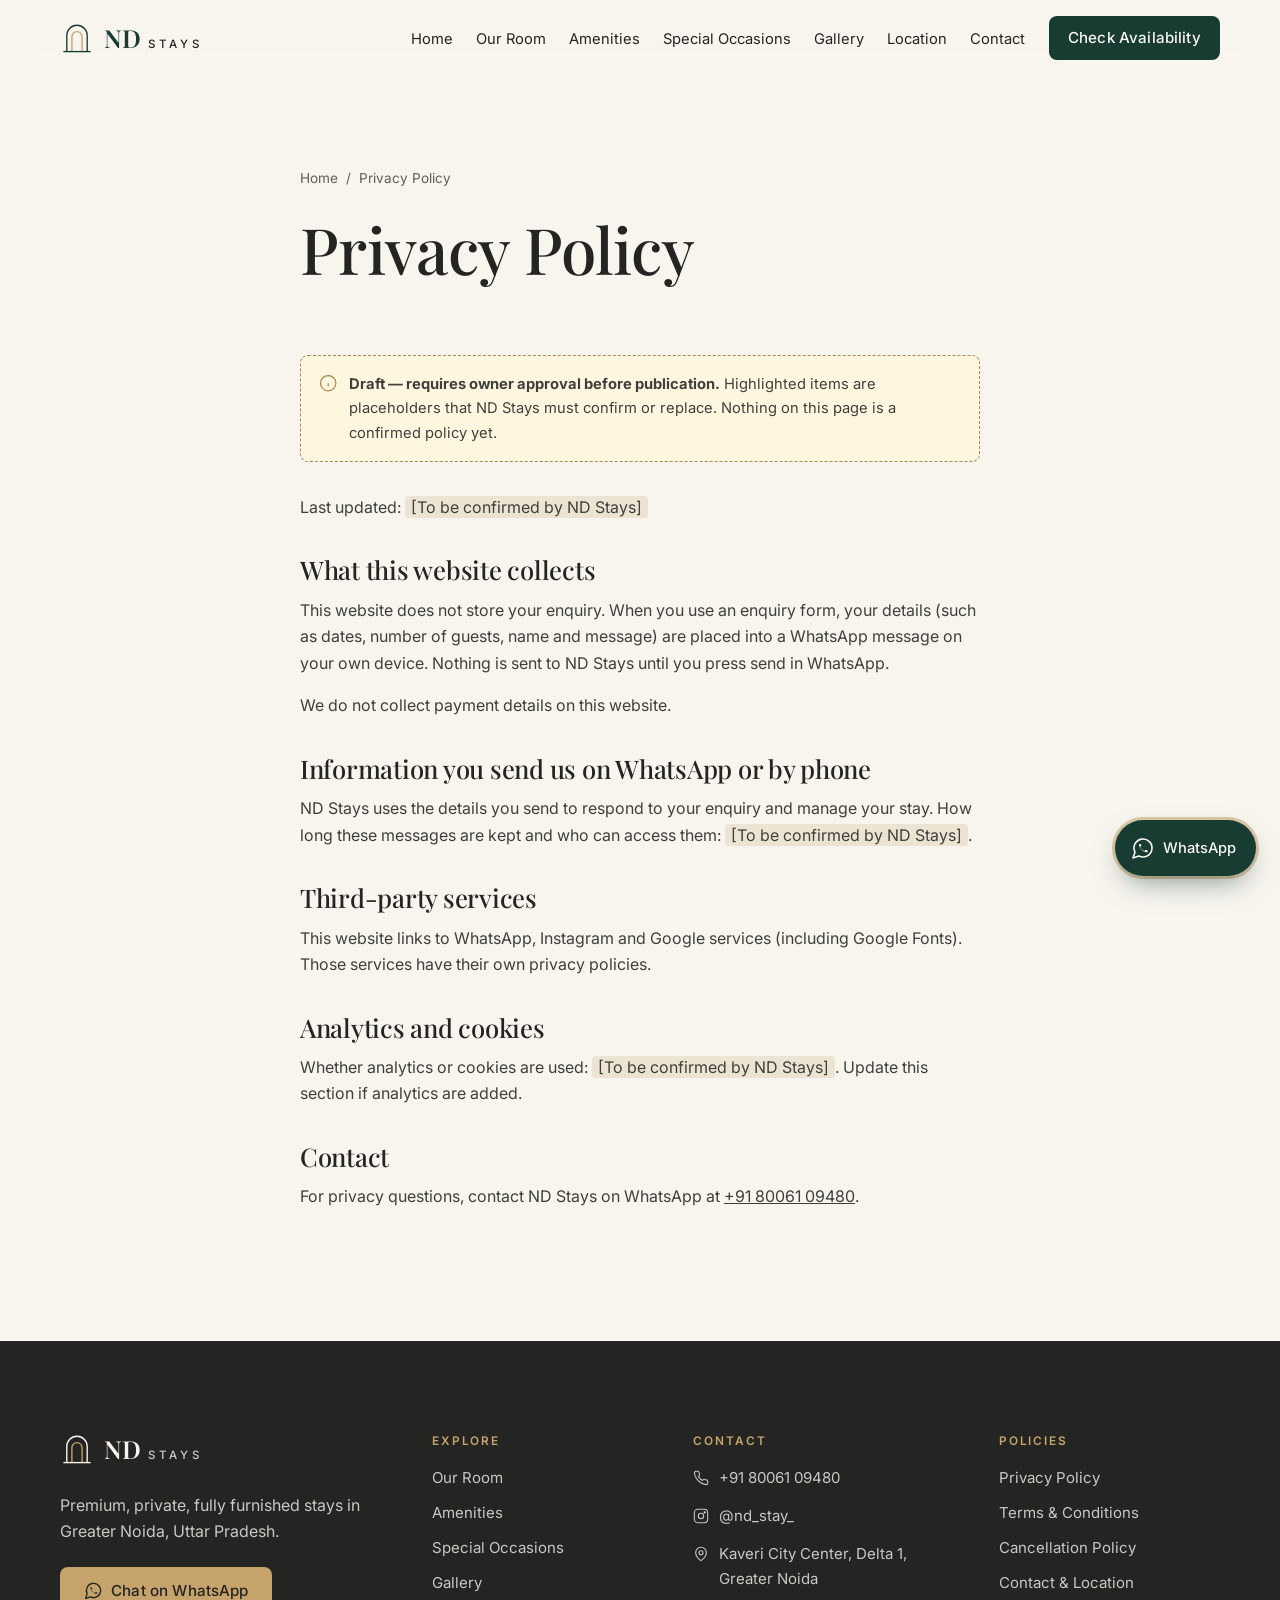
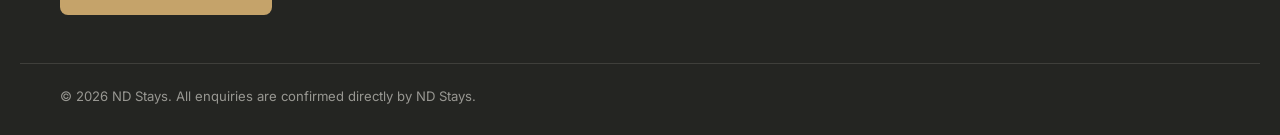
<file: privacy.html>
<!doctype html>
<html lang="en-IN" class="no-js">
<head>
<meta charset="utf-8">
<meta name="viewport" content="width=device-width, initial-scale=1">
<title>Privacy Policy | ND Stays</title>
<meta name="description" content="How ND Stays handles information shared through this website.">
<meta name="theme-color" content="#183C32">
<!-- Canonical: add once the domain is known, e.g. <link rel="canonical" href="https://YOUR-DOMAIN/privacy.html"> -->
<meta property="og:type" content="website">
<meta property="og:site_name" content="ND Stays">
<meta property="og:title" content="Privacy Policy | ND Stays">
<meta property="og:description" content="How ND Stays handles information shared through this website.">
<meta property="og:image" content="images/og-image.jpg">
<meta property="og:locale" content="en_IN">
<meta name="twitter:card" content="summary_large_image">
<link rel="icon" href="favicon.svg" type="image/svg+xml">
<link rel="preconnect" href="https://fonts.googleapis.com">
<link rel="preconnect" href="https://fonts.gstatic.com" crossorigin>
<link href="https://fonts.googleapis.com/css2?family=Inter:wght@400;500;600&family=Playfair+Display:ital,wght@0,500;0,600;1,500&display=swap" rel="stylesheet">
<link rel="stylesheet" href="assets/css/styles.css">
<script>document.documentElement.classList.remove('no-js')</script>
<script src="assets/js/config.js" defer></script>
<script src="assets/js/rooms.js" defer></script>
<script src="assets/js/main.js" defer></script>
</head>
<body data-page="legal">
<header class="site-header" data-header>
  <noscript><div class="container" style="padding:16px 0"><a href="index.html">ND Stays</a> · <a href="room.html">Our Room</a> · <a href="gallery.html">Gallery</a> · <a href="contact.html">Contact</a> · WhatsApp: +91 80061 09480</div></noscript>
</header>
<main id="main">
<section class="page-head container narrow">
  <nav class="breadcrumb" aria-label="Breadcrumb"><a href="index.html">Home</a><span aria-hidden="true">/</span><span aria-current="page">Privacy Policy</span></nav>
  <h1>Privacy Policy</h1>
</section>
<article class="container narrow legal">
  <div class="draft-banner"><svg class="icon" viewBox="0 0 24 24" fill="none" stroke="currentColor" stroke-width="1.6" aria-hidden="true"><circle cx="12" cy="12" r="10"/><path d="M12 16v-4M12 8h.01"/></svg><p><strong>Draft — requires owner approval before publication.</strong> Highlighted items are placeholders that ND Stays must confirm or replace. Nothing on this page is a confirmed policy yet.</p></div>

  <p>Last updated: <em class="tbc">[To be confirmed by ND Stays]</em></p>
  <h2>What this website collects</h2>
  <p>This website does not store your enquiry. When you use an enquiry form, your details (such as dates, number of guests, name and message) are placed into a WhatsApp message on your own device. Nothing is sent to ND Stays until you press send in WhatsApp.</p>
  <p>We do not collect payment details on this website.</p>
  <h2>Information you send us on WhatsApp or by phone</h2>
  <p>ND Stays uses the details you send to respond to your enquiry and manage your stay. How long these messages are kept and who can access them: <em class="tbc">[To be confirmed by ND Stays]</em>.</p>
  <h2>Third-party services</h2>
  <p>This website links to WhatsApp, Instagram and Google services (including Google Fonts). Those services have their own privacy policies.</p>
  <h2>Analytics and cookies</h2>
  <p>Whether analytics or cookies are used: <em class="tbc">[To be confirmed by ND Stays]</em>. Update this section if analytics are added.</p>
  <h2>Contact</h2>
  <p>For privacy questions, contact ND Stays on WhatsApp at <a data-tel href="#">+91 80061 09480</a>.</p>

</article>
</main>
<footer class="site-footer" data-footer></footer>
</body>
</html>
</file>
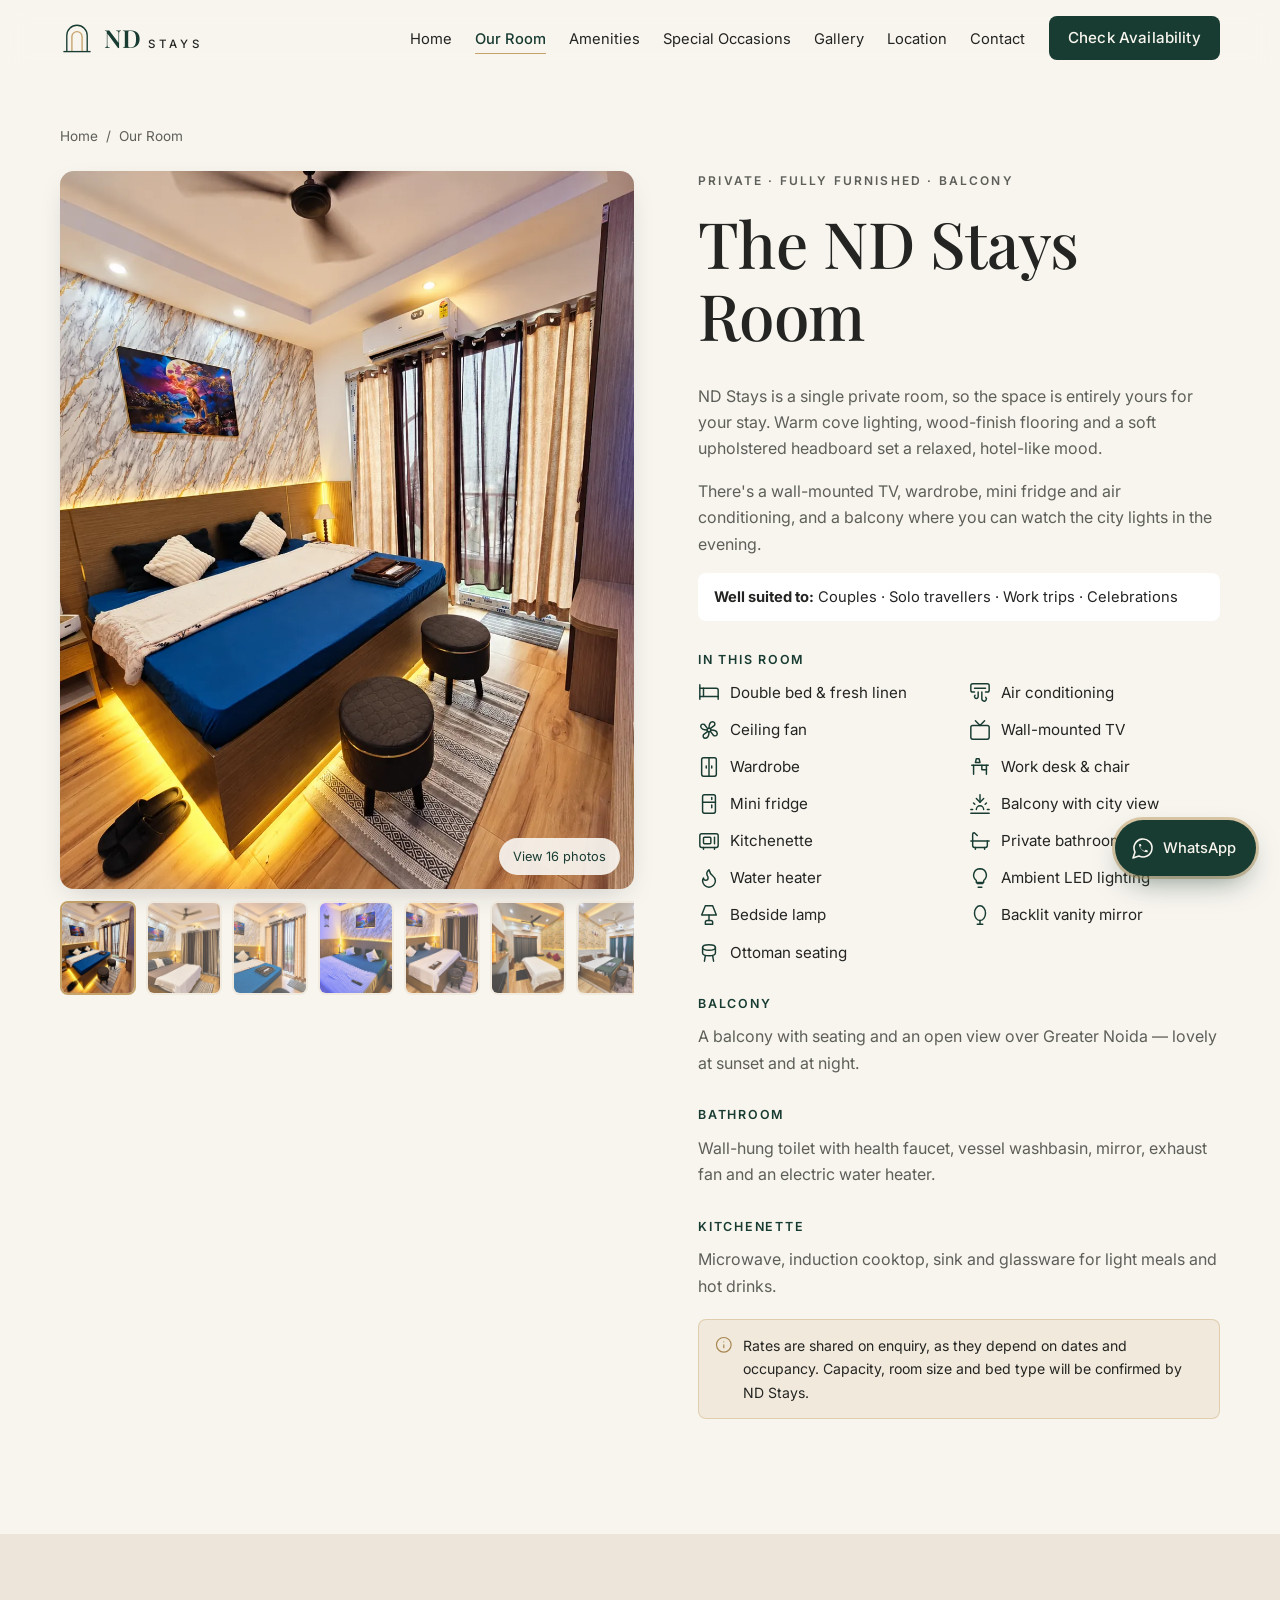
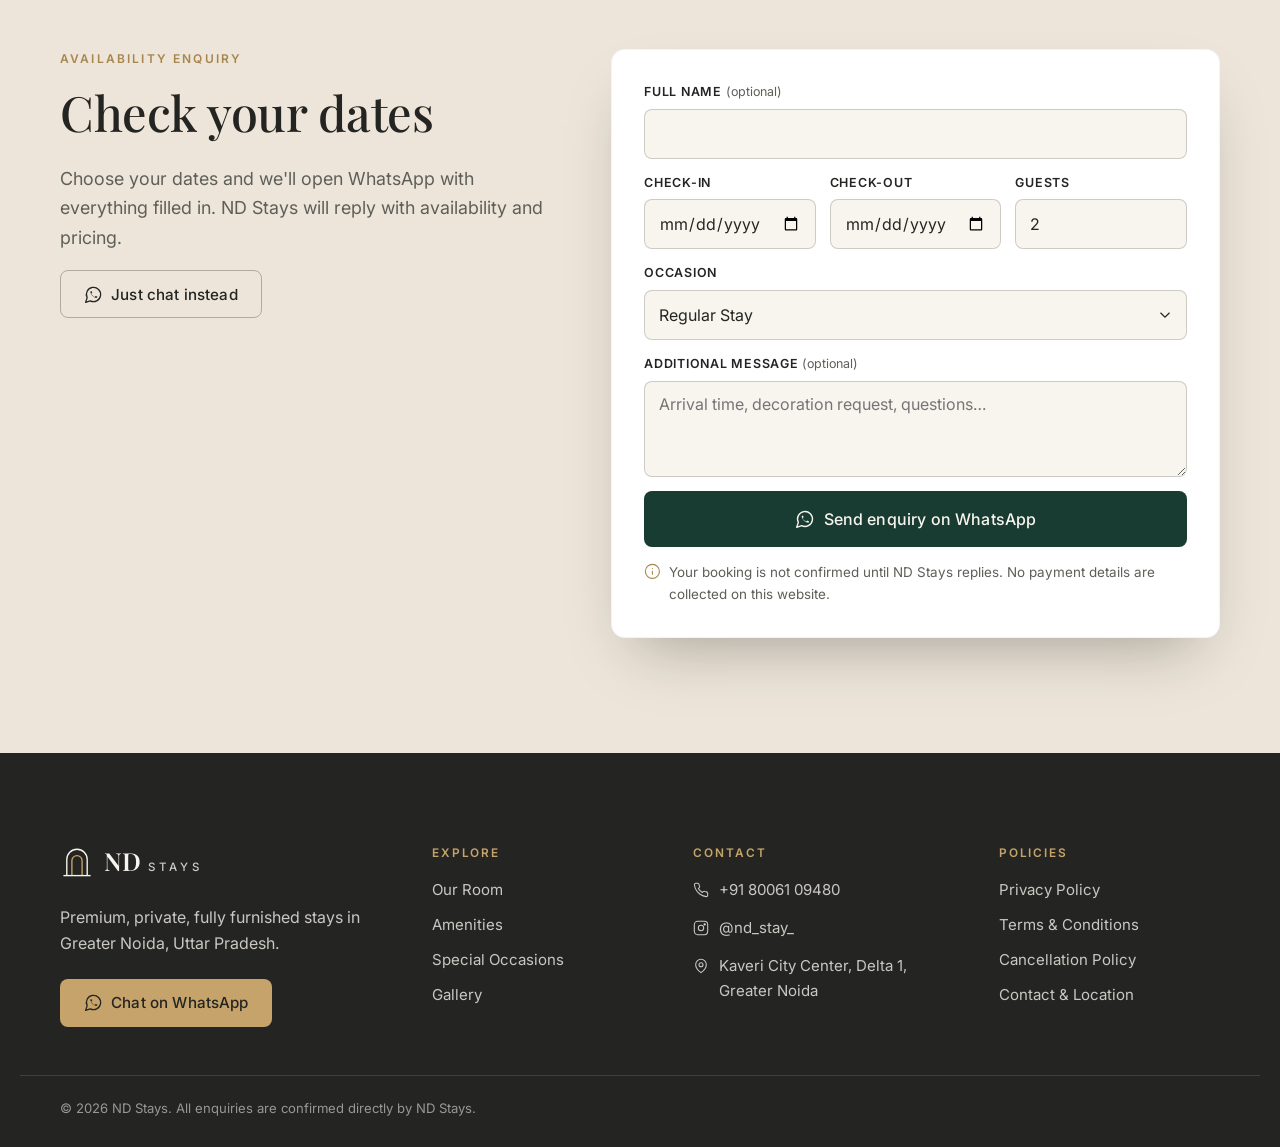
<file: room.html>
<!doctype html>
<html lang="en-IN" class="no-js">
<head>
<meta charset="utf-8">
<meta name="viewport" content="width=device-width, initial-scale=1">
<title>Our Room | ND Stays Greater Noida</title>
<meta name="description" content="Photos, facilities and availability enquiry for the private, fully furnished ND Stays room in Greater Noida.">
<meta name="theme-color" content="#183C32">
<!-- Canonical: add once the domain is known, e.g. <link rel="canonical" href="https://YOUR-DOMAIN/room.html"> -->
<meta property="og:type" content="website">
<meta property="og:site_name" content="ND Stays">
<meta property="og:title" content="Our Room | ND Stays Greater Noida">
<meta property="og:description" content="Photos, facilities and availability enquiry for the private, fully furnished ND Stays room in Greater Noida.">
<meta property="og:image" content="images/og-image.jpg">
<meta property="og:locale" content="en_IN">
<meta name="twitter:card" content="summary_large_image">
<link rel="icon" href="favicon.svg" type="image/svg+xml">
<link rel="preconnect" href="https://fonts.googleapis.com">
<link rel="preconnect" href="https://fonts.gstatic.com" crossorigin>
<link href="https://fonts.googleapis.com/css2?family=Inter:wght@400;500;600&family=Playfair+Display:ital,wght@0,500;0,600;1,500&display=swap" rel="stylesheet">
<link rel="stylesheet" href="assets/css/styles.css">
<script>document.documentElement.classList.remove('no-js')</script>
<script src="assets/js/config.js" defer></script>
<script src="assets/js/rooms.js" defer></script>
<script src="assets/js/main.js" defer></script>
</head>
<body data-page="rooms">
<header class="site-header" data-header>
  <noscript><div class="container" style="padding:16px 0"><a href="index.html">ND Stays</a> · <a href="room.html">Our Room</a> · <a href="gallery.html">Gallery</a> · <a href="contact.html">Contact</a> · WhatsApp: +91 80061 09480</div></noscript>
</header>
<main id="main">
<div data-room-detail></div>
<noscript><div class="container section"><p>Please enable JavaScript to view room details, or <a href="rooms.html">see all rooms</a>.</p></div></noscript>
</main>
<footer class="site-footer" data-footer></footer>
</body>
</html>
</file>
<file: rooms.html>
<!doctype html>
<html lang="en-IN" class="no-js">
<head>
<meta charset="utf-8">
<meta name="viewport" content="width=device-width, initial-scale=1">
<title>Our Room | ND Stays Greater Noida</title>
<meta name="description" content="The ND Stays room in Greater Noida.">
<meta name="theme-color" content="#183C32">
<!-- Canonical: add once the domain is known, e.g. <link rel="canonical" href="https://YOUR-DOMAIN/rooms.html"> -->
<meta property="og:type" content="website">
<meta property="og:site_name" content="ND Stays">
<meta property="og:title" content="Our Room | ND Stays Greater Noida">
<meta property="og:description" content="The ND Stays room in Greater Noida.">
<meta property="og:image" content="images/og-image.jpg">
<meta property="og:locale" content="en_IN">
<meta name="twitter:card" content="summary_large_image">
<link rel="icon" href="favicon.svg" type="image/svg+xml">
<link rel="preconnect" href="https://fonts.googleapis.com">
<link rel="preconnect" href="https://fonts.gstatic.com" crossorigin>
<link href="https://fonts.googleapis.com/css2?family=Inter:wght@400;500;600&family=Playfair+Display:ital,wght@0,500;0,600;1,500&display=swap" rel="stylesheet">
<link rel="stylesheet" href="assets/css/styles.css">
<meta http-equiv="refresh" content="0; url=room.html">
<meta name="robots" content="noindex">
<script>document.documentElement.classList.remove('no-js')</script>
<script src="assets/js/config.js" defer></script>
<script src="assets/js/rooms.js" defer></script>
<script src="assets/js/main.js" defer></script>
</head>
<body data-page="rooms">
<header class="site-header" data-header>
  <noscript><div class="container" style="padding:16px 0"><a href="index.html">ND Stays</a> · <a href="room.html">Our Room</a> · <a href="gallery.html">Gallery</a> · <a href="contact.html">Contact</a> · WhatsApp: +91 80061 09480</div></noscript>
</header>
<main id="main">
<section class="section container narrow center"><p>Taking you to our room… <a href="room.html">Continue</a></p></section>
</main>
<footer class="site-footer" data-footer></footer>
</body>
</html>
</file>
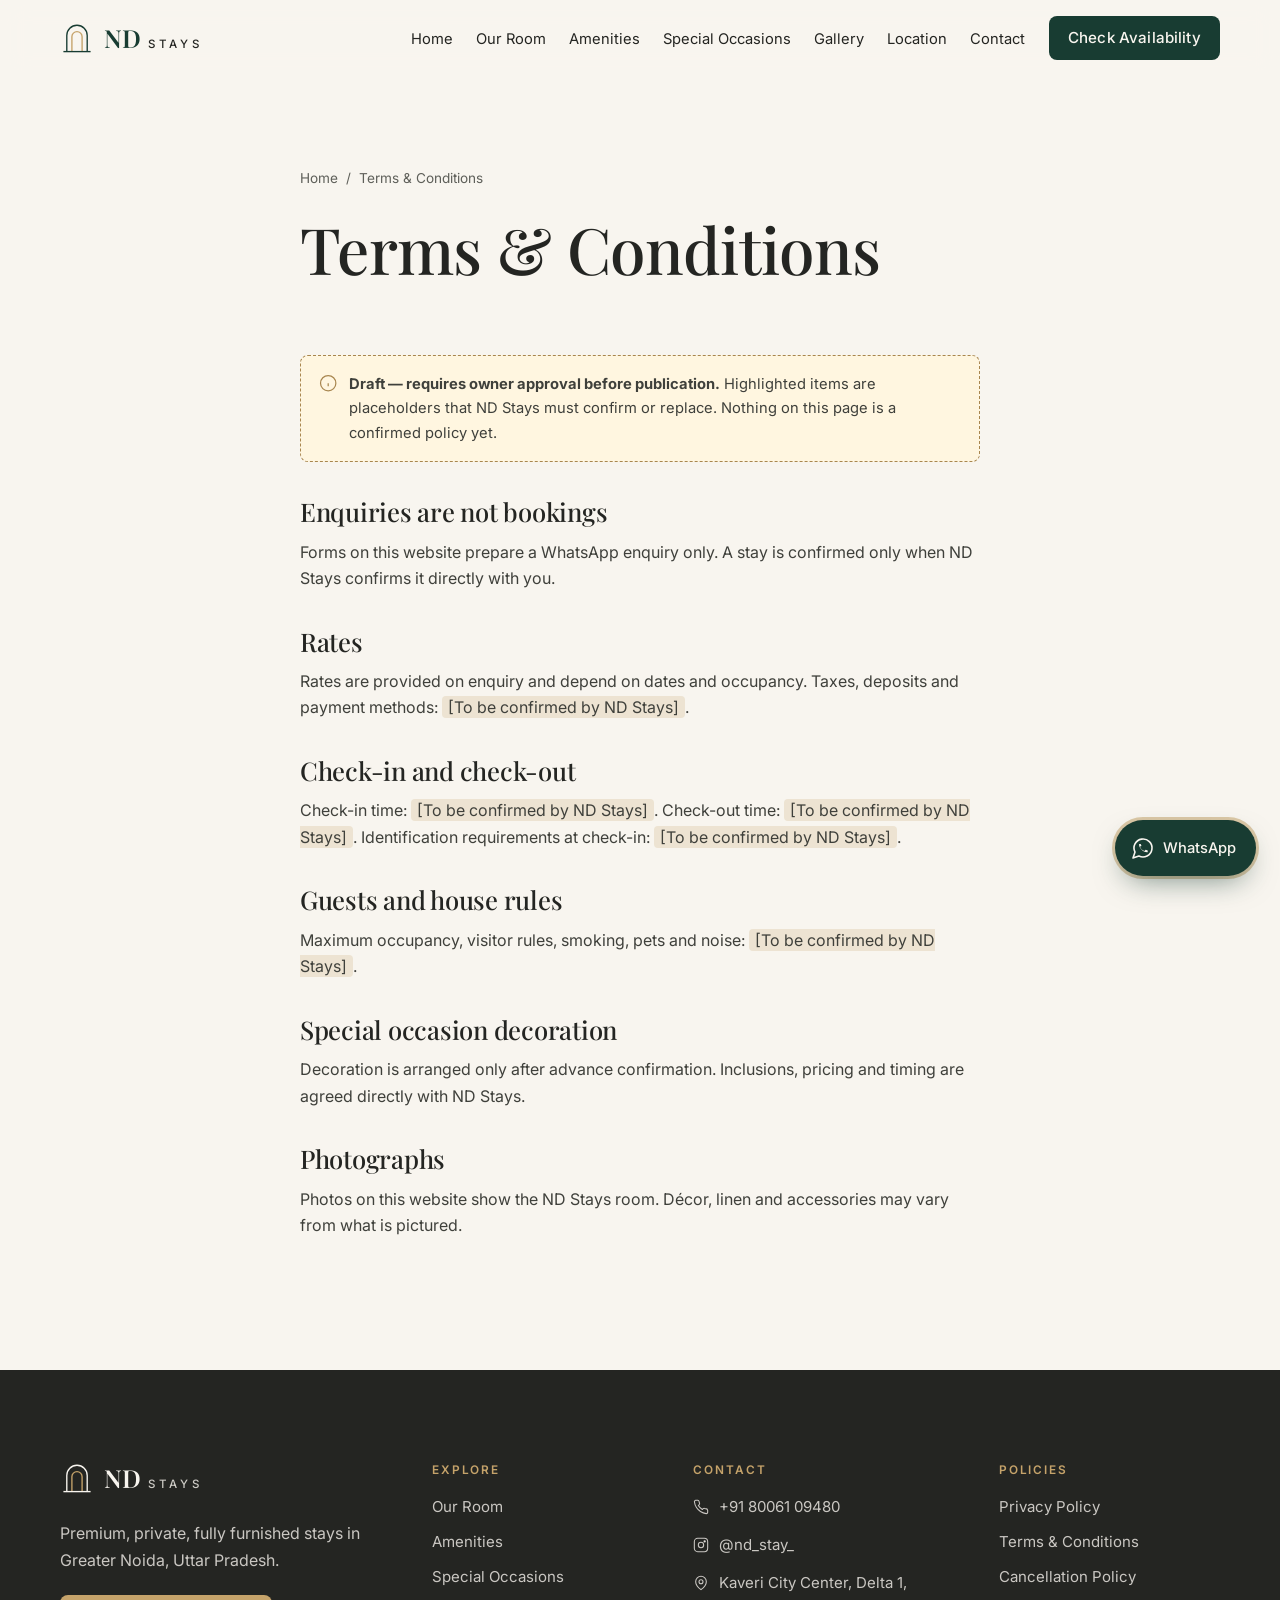
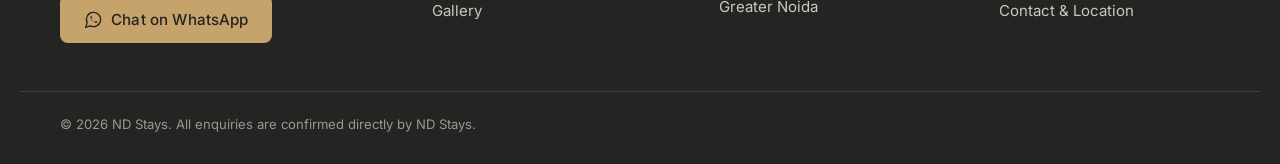
<file: terms.html>
<!doctype html>
<html lang="en-IN" class="no-js">
<head>
<meta charset="utf-8">
<meta name="viewport" content="width=device-width, initial-scale=1">
<title>Terms & Conditions | ND Stays</title>
<meta name="description" content="Draft terms for enquiries and stays at ND Stays, Greater Noida.">
<meta name="theme-color" content="#183C32">
<!-- Canonical: add once the domain is known, e.g. <link rel="canonical" href="https://YOUR-DOMAIN/terms.html"> -->
<meta property="og:type" content="website">
<meta property="og:site_name" content="ND Stays">
<meta property="og:title" content="Terms & Conditions | ND Stays">
<meta property="og:description" content="Draft terms for enquiries and stays at ND Stays, Greater Noida.">
<meta property="og:image" content="images/og-image.jpg">
<meta property="og:locale" content="en_IN">
<meta name="twitter:card" content="summary_large_image">
<link rel="icon" href="favicon.svg" type="image/svg+xml">
<link rel="preconnect" href="https://fonts.googleapis.com">
<link rel="preconnect" href="https://fonts.gstatic.com" crossorigin>
<link href="https://fonts.googleapis.com/css2?family=Inter:wght@400;500;600&family=Playfair+Display:ital,wght@0,500;0,600;1,500&display=swap" rel="stylesheet">
<link rel="stylesheet" href="assets/css/styles.css">
<script>document.documentElement.classList.remove('no-js')</script>
<script src="assets/js/config.js" defer></script>
<script src="assets/js/rooms.js" defer></script>
<script src="assets/js/main.js" defer></script>
</head>
<body data-page="legal">
<header class="site-header" data-header>
  <noscript><div class="container" style="padding:16px 0"><a href="index.html">ND Stays</a> · <a href="room.html">Our Room</a> · <a href="gallery.html">Gallery</a> · <a href="contact.html">Contact</a> · WhatsApp: +91 80061 09480</div></noscript>
</header>
<main id="main">
<section class="page-head container narrow">
  <nav class="breadcrumb" aria-label="Breadcrumb"><a href="index.html">Home</a><span aria-hidden="true">/</span><span aria-current="page">Terms & Conditions</span></nav>
  <h1>Terms & Conditions</h1>
</section>
<article class="container narrow legal">
  <div class="draft-banner"><svg class="icon" viewBox="0 0 24 24" fill="none" stroke="currentColor" stroke-width="1.6" aria-hidden="true"><circle cx="12" cy="12" r="10"/><path d="M12 16v-4M12 8h.01"/></svg><p><strong>Draft — requires owner approval before publication.</strong> Highlighted items are placeholders that ND Stays must confirm or replace. Nothing on this page is a confirmed policy yet.</p></div>

  <h2>Enquiries are not bookings</h2>
  <p>Forms on this website prepare a WhatsApp enquiry only. A stay is confirmed only when ND Stays confirms it directly with you.</p>
  <h2>Rates</h2>
  <p>Rates are provided on enquiry and depend on dates and occupancy. Taxes, deposits and payment methods: <em class="tbc">[To be confirmed by ND Stays]</em>.</p>
  <h2>Check-in and check-out</h2>
  <p>Check-in time: <em class="tbc">[To be confirmed by ND Stays]</em>. Check-out time: <em class="tbc">[To be confirmed by ND Stays]</em>. Identification requirements at check-in: <em class="tbc">[To be confirmed by ND Stays]</em>.</p>
  <h2>Guests and house rules</h2>
  <p>Maximum occupancy, visitor rules, smoking, pets and noise: <em class="tbc">[To be confirmed by ND Stays]</em>.</p>
  <h2>Special occasion decoration</h2>
  <p>Decoration is arranged only after advance confirmation. Inclusions, pricing and timing are agreed directly with ND Stays.</p>
  <h2>Photographs</h2>
  <p>Photos on this website show the ND Stays room. Décor, linen and accessories may vary from what is pictured.</p>

</article>
</main>
<footer class="site-footer" data-footer></footer>
</body>
</html>
</file>
<file: assets/css/styles.css>
/* =========================================================================
   ND STAYS — DESIGN SYSTEM
   ========================================================================= */
:root {
  --ivory: #F8F5EF;
  --cream: #EDE5D9;
  --cream-deep: #E3D8C8;
  --forest: #183C32;
  --forest-2: #224D41;
  --charcoal: #242522;
  --gold: #C5A36A;
  --gold-deep: #A8864F;
  --white: #FFFFFF;
  --muted: #5E5F59;
  --line: rgba(36, 37, 34, 0.12);
  --error: #A33A2C;

  --serif: "Playfair Display", Georgia, "Times New Roman", serif;
  --sans: "Inter", system-ui, -apple-system, "Segoe UI", Roboto, sans-serif;

  --r-sm: 8px;
  --r: 12px;
  --r-lg: 14px;
  --shadow-sm: 0 1px 2px rgba(24, 28, 26, .06), 0 2px 8px rgba(24, 28, 26, .05);
  --shadow: 0 10px 30px -12px rgba(24, 28, 26, .25);
  --shadow-lg: 0 30px 60px -25px rgba(24, 28, 26, .35);

  --container: 1240px;
  --gutter: clamp(16px, 4vw, 40px);
  --section: clamp(64px, 9vw, 120px);
  --header-h: 76px;
  --ease: cubic-bezier(.2, .7, .2, 1);
}

/* ---------- Base ---------- */
*, *::before, *::after { box-sizing: border-box; }
html { scroll-behavior: smooth; scroll-padding-top: calc(var(--header-h) + 12px); -webkit-text-size-adjust: 100%; }
@media (prefers-reduced-motion: reduce) { html { scroll-behavior: auto; } *, *::before, *::after { animation-duration: .01ms !important; transition-duration: .01ms !important; } }
body {
  margin: 0; background: var(--ivory); color: var(--charcoal);
  font: 400 16px/1.65 var(--sans); -webkit-font-smoothing: antialiased; overflow-x: hidden;
}
body.nav-open, body.lb-open { overflow: hidden; }
img { max-width: 100%; height: auto; display: block; }
a { color: inherit; }
button { font: inherit; color: inherit; }
h1, h2, h3, h4 { font-family: var(--serif); font-weight: 500; line-height: 1.12; margin: 0 0 .5em; letter-spacing: -.01em; color: var(--charcoal); }
h1 { font-size: clamp(2.5rem, 5.6vw, 4.6rem); }
h2 { font-size: clamp(2rem, 3.8vw, 3.1rem); }
h3 { font-size: clamp(1.25rem, 1.8vw, 1.5rem); }
.h4, h4 { font-family: var(--sans); font-size: .78rem; font-weight: 600; letter-spacing: .14em; text-transform: uppercase; color: var(--forest); margin: 2rem 0 .8rem; }
p { margin: 0 0 1em; }
em.serif-accent { font-style: italic; color: var(--forest); }
.lead { font-size: clamp(1.05rem, 1.4vw, 1.2rem); color: var(--muted); max-width: 46ch; }
.eyebrow { font-size: .75rem; font-weight: 600; letter-spacing: .18em; text-transform: uppercase; color: var(--gold-deep); margin: 0 0 1rem; }
.container { width: 100%; max-width: var(--container); margin-inline: auto; padding-inline: var(--gutter); }
.narrow { max-width: 760px; }
.center { text-align: center; margin-inline: auto; }
.center .lead { margin-inline: auto; }
.section { padding-block: var(--section); }
.section-cream { background: var(--cream); }
.section-forest { background: var(--forest); color: var(--ivory); }
.section-forest h2, .section-forest h3 { color: var(--ivory); }
.section-forest .lead { color: rgba(248, 245, 239, .78); }
.section-forest .eyebrow { color: var(--gold); }
.icon { width: 1.25em; height: 1.25em; flex: none; }
:focus-visible { outline: 2px solid var(--gold-deep); outline-offset: 3px; border-radius: 4px; }
.skip-link { position: absolute; left: 12px; top: -60px; z-index: 200; background: var(--forest); color: var(--ivory); padding: 10px 16px; border-radius: var(--r-sm); text-decoration: none; }
.skip-link:focus { top: 12px; }
.visually-hidden { position: absolute; width: 1px; height: 1px; overflow: hidden; clip: rect(0 0 0 0); white-space: nowrap; }

/* ---------- Buttons ---------- */
.btn {
  display: inline-flex; align-items: center; justify-content: center; gap: .55em;
  min-height: 48px; padding: .8em 1.5em; border-radius: var(--r-sm); border: 1px solid transparent;
  font: 500 .95rem/1 var(--sans); letter-spacing: .01em; text-decoration: none; cursor: pointer;
  transition: background-color .25s var(--ease), color .25s var(--ease), border-color .25s var(--ease), transform .25s var(--ease), box-shadow .25s var(--ease);
  white-space: nowrap;
}
.btn:hover { transform: translateY(-1px); }
.btn:active { transform: translateY(0); }
.btn-primary { background: var(--forest); color: var(--ivory); }
.btn-primary:hover { background: var(--forest-2); box-shadow: var(--shadow); }
.btn-outline { border-color: rgba(36, 37, 34, .3); color: var(--charcoal); background: transparent; }
.btn-outline:hover { border-color: var(--forest); color: var(--forest); background: rgba(24, 60, 50, .04); }
.btn-gold { background: var(--gold); color: var(--charcoal); }
.btn-gold:hover { background: #D1B27D; box-shadow: var(--shadow); }
.btn-ghost-light { border-color: rgba(248, 245, 239, .4); color: var(--ivory); }
.btn-ghost-light:hover { border-color: var(--ivory); background: rgba(248, 245, 239, .08); }
.btn-lg { min-height: 56px; font-size: 1rem; }
.btn-block { width: 100%; }
.btn-icon { width: 48px; padding: 0; border-color: var(--line); color: var(--forest); background: var(--white); }
.btn-icon:hover { border-color: var(--forest); }
.btn-row { display: flex; flex-wrap: wrap; gap: 12px; }
.btn-row.center { justify-content: center; }
.link-arrow { display: inline-flex; align-items: center; gap: .4em; color: var(--forest); font-weight: 500; text-decoration: none; border-bottom: 1px solid currentColor; padding-bottom: 2px; }
.link-arrow .icon { transition: transform .25s var(--ease); }
.link-arrow:hover .icon { transform: translateX(4px); }

/* ---------- Header ---------- */
.site-header { position: sticky; top: 0; z-index: 100; background: rgba(248, 245, 239, .86); backdrop-filter: saturate(1.4) blur(14px); -webkit-backdrop-filter: saturate(1.4) blur(14px); border-bottom: 1px solid transparent; transition: border-color .3s, box-shadow .3s; }
.site-header.is-scrolled { border-bottom-color: var(--line); box-shadow: 0 6px 20px -16px rgba(0,0,0,.3); }
.header-inner { height: var(--header-h); display: flex; align-items: center; gap: 24px; }
.logo { display: inline-flex; align-items: center; gap: 10px; text-decoration: none; color: var(--forest); flex: none; }
.logo-mark { width: 34px; height: 34px; }
.logo-text { display: flex; align-items: baseline; gap: 6px; }
.logo-nd { font-family: var(--serif); font-size: 1.55rem; font-weight: 600; letter-spacing: .02em; }
.logo-stays { font-size: .72rem; font-weight: 500; letter-spacing: .32em; text-transform: uppercase; color: var(--charcoal); }
.logo-light { color: var(--ivory); }
.logo-light .logo-stays { color: rgba(248, 245, 239, .8); }
.nav { margin-left: auto; }
.nav ul { list-style: none; display: flex; gap: clamp(14px, 1.8vw, 28px); margin: 0; padding: 0; }
.nav a { text-decoration: none; font-size: .92rem; color: var(--charcoal); position: relative; padding: 6px 0; }
.nav a::after { content: ""; position: absolute; left: 0; right: 0; bottom: 0; height: 1px; background: var(--gold); transform: scaleX(0); transform-origin: left; transition: transform .3s var(--ease); }
.nav a:hover::after, .nav a[aria-current="page"]::after { transform: scaleX(1); }
.nav a[aria-current="page"] { color: var(--forest); font-weight: 500; }
.nav-mobile-extra { display: none; }
.header-cta { min-height: 44px; padding-inline: 1.2em; }
.nav-toggle { display: none; margin-left: auto; width: 46px; height: 46px; border: 1px solid var(--line); border-radius: var(--r-sm); background: var(--white); cursor: pointer; align-items: center; justify-content: center; }

@media (max-width: 1120px) {
  .header-cta { display: none; }
  .nav-toggle { display: inline-flex; }
  .nav {
    position: fixed; inset: var(--header-h) 0 0 0; background: var(--ivory); padding: 24px var(--gutter) 40px;
    display: flex; flex-direction: column; gap: 28px; overflow-y: auto;
    opacity: 0; visibility: hidden; transform: translateY(-8px); transition: opacity .25s, transform .25s, visibility .25s;
  }
  .nav.is-open { opacity: 1; visibility: visible; transform: none; }
  .nav ul { flex-direction: column; gap: 0; }
  .nav ul a { display: block; font-family: var(--serif); font-size: 1.6rem; padding: 14px 0; border-bottom: 1px solid var(--line); }
  .nav ul a::after { display: none; }
  .nav-mobile-extra { display: grid; gap: 12px; }
}

/* ---------- Hero ---------- */
.hero { padding-top: clamp(32px, 5vw, 64px); padding-bottom: clamp(100px, 10vw, 140px); position: relative; }
.hero-grid { display: grid; grid-template-columns: 1fr 1.02fr; gap: clamp(32px, 5vw, 80px); align-items: center; }
.hero-copy h1 { margin-bottom: .35em; }
.hero-copy h1 em { font-style: italic; color: var(--forest); }
.hero-copy .lead { margin-bottom: 2rem; }
.hero-facts { list-style: none; padding: 0; margin: 2.4rem 0 0; display: flex; flex-wrap: wrap; gap: 10px 22px; color: var(--muted); font-size: .9rem; }
.hero-facts li { display: inline-flex; align-items: center; gap: 8px; }
.hero-facts .icon { color: var(--gold-deep); }
.hero-media { position: relative; }
.hero-main { border-radius: var(--r-lg); overflow: hidden; aspect-ratio: 4 / 5; box-shadow: var(--shadow-lg); }
.hero-main img { width: 100%; height: 100%; object-fit: cover; object-position: center 60%; }
.hero-inset { position: absolute; left: -12%; bottom: -8%; width: 40%; aspect-ratio: 3 / 4; border-radius: var(--r); overflow: hidden; border: 6px solid var(--ivory); box-shadow: var(--shadow); }
.hero-inset img { width: 100%; height: 100%; object-fit: cover; }
.hero-tag { position: absolute; top: 20px; right: 20px; background: rgba(248, 245, 239, .92); backdrop-filter: blur(6px); padding: 8px 14px; border-radius: 999px; font-size: .8rem; display: inline-flex; gap: 6px; align-items: center; color: var(--forest); }

/* booking panel */
.book-panel { position: relative; z-index: 3; margin-top: calc(clamp(100px, 10vw, 140px) * -1 + 36px); }
.book-panel .card { padding: clamp(20px, 2.5vw, 30px); }
.book-panel-head { display: flex; justify-content: space-between; align-items: baseline; flex-wrap: wrap; gap: 6px 20px; margin-bottom: 14px; }
.book-panel-head h2 { font-size: 1.45rem; margin: 0; }
.book-panel-head p { margin: 0; font-size: .85rem; color: var(--muted); }

@media (max-width: 900px) {
  .hero-grid { grid-template-columns: 1fr; }
  .hero-media { order: -1; margin-right: 0; }
  .hero-main { aspect-ratio: 4 / 4.4; }
  .hero-inset { left: auto; right: -2%; bottom: -10%; width: 34%; border-width: 4px; }
  .hero-copy { padding-top: 24px; }
}
@media (max-width: 560px) {
  .hero-copy .btn-row .btn { flex: 1 1 100%; }
  .hero-inset { display: none; }
}

/* ---------- Cards & forms ---------- */
.card { background: var(--white); border-radius: var(--r-lg); box-shadow: var(--shadow-lg); border: 1px solid rgba(36,37,34,.05); }
.enquiry { display: grid; gap: 14px; }
.enquiry-row { display: grid; grid-template-columns: repeat(3, 1fr) 1.15fr; gap: 14px; align-items: start; }
.enquiry-grid-3 { display: grid; grid-template-columns: repeat(3, 1fr); gap: 14px; }
.enquiry-grid-2 { display: grid; grid-template-columns: 1fr 1fr; gap: 14px; }
.field { display: grid; gap: 6px; min-width: 0; }
.field label { font-size: .78rem; font-weight: 600; letter-spacing: .06em; text-transform: uppercase; color: var(--charcoal); }
.field-hint { font-weight: 400; text-transform: none; letter-spacing: 0; color: var(--muted); }
.field input, .field select, .field textarea {
  width: 100%; min-height: 50px; padding: 12px 14px; border: 1px solid rgba(36,37,34,.2); border-radius: var(--r-sm);
  background: var(--ivory); font: 400 1rem/1.3 var(--sans); color: var(--charcoal); transition: border-color .2s, box-shadow .2s, background-color .2s;
  appearance: none; -webkit-appearance: none;
}
.field select { background-image: url("data:image/svg+xml,%3Csvg xmlns='http://www.w3.org/2000/svg' viewBox='0 0 24 24' fill='none' stroke='%23242522' stroke-width='1.6'%3E%3Cpath d='m6 9 6 6 6-6'/%3E%3C/svg%3E"); background-repeat: no-repeat; background-position: right 12px center; background-size: 18px; padding-right: 40px; }
.field input[type="date"] { min-width: 0; max-width: 100%; display: block; }
.field input::-webkit-date-and-time-value { text-align: left; }
.field textarea { min-height: 96px; resize: vertical; }
.field input:hover, .field select:hover, .field textarea:hover { border-color: rgba(36,37,34,.4); }
.field input:focus, .field select:focus, .field textarea:focus { outline: none; border-color: var(--forest); background: var(--white); box-shadow: 0 0 0 3px rgba(24, 60, 50, .14); }
.field [aria-invalid="true"] { border-color: var(--error); background: #FDF6F4; }
.field-error { margin: 0; min-height: 0; font-size: .82rem; color: var(--error); }
.field-error:empty { display: none; }
.field-submit { padding-top: 24px; }
.enquiry-note { display: flex; gap: 8px; align-items: flex-start; margin: 0; font-size: .84rem; color: var(--muted); }
.enquiry-note .icon { color: var(--gold-deep); margin-top: 2px; }
.enquiry-status { margin: 0; font-size: .9rem; color: var(--forest); display: flex; gap: 8px; align-items: flex-start; }
.enquiry-status:empty { display: none; }
.enquiry-status .icon { margin-top: 3px; }
.enquiry-full { padding: clamp(20px, 3vw, 32px); }

@media (max-width: 900px) {
  .enquiry-row { grid-template-columns: 1fr 1fr; }
  .enquiry-row .field:nth-child(3) { grid-column: 1 / -1; }
  .field-submit { grid-column: 1 / -1; padding-top: 4px; }
}
@media (max-width: 640px) {
  .enquiry-grid-3 { grid-template-columns: 1fr 1fr; }
  .enquiry-grid-3 .field:nth-child(3) { grid-column: 1 / -1; }
  .enquiry-grid-2 { grid-template-columns: 1fr; }
}
@media (max-width: 360px) {
  .enquiry-row, .enquiry-grid-3 { grid-template-columns: 1fr; }
}

/* ---------- Highlights ---------- */
.highlights { list-style: none; margin: 0; padding: 0; display: grid; grid-template-columns: repeat(5, 1fr); border-top: 1px solid var(--line); border-bottom: 1px solid var(--line); }
.highlights li { padding: 28px 20px; display: grid; gap: 10px; align-content: start; border-left: 1px solid var(--line); }
.highlights li:first-child { border-left: 0; padding-left: 0; }
.highlights .icon { width: 28px; height: 28px; color: var(--forest); }
.highlights strong { font-family: var(--serif); font-weight: 500; font-size: 1.15rem; }
.highlights span { font-size: .88rem; color: var(--muted); line-height: 1.5; }
@media (max-width: 1000px) {
  .highlights { grid-template-columns: repeat(2, 1fr); }
  .highlights li { border-left: 0; border-top: 1px solid var(--line); padding: 22px 16px 22px 0; }
  .highlights li:nth-child(-n+2) { border-top: 0; }
  .highlights li:nth-child(even) { padding-left: 16px; border-left: 1px solid var(--line); }
  .highlights li:last-child { grid-column: 1 / -1; padding-left: 0; border-left: 0; }
}

/* ---------- Section head ---------- */
.section-head { display: flex; justify-content: space-between; align-items: flex-end; gap: 24px; margin-bottom: clamp(32px, 4vw, 56px); flex-wrap: wrap; }
.section-head h2 { margin: 0; }
.section-head .lead { margin: .8rem 0 0; }

/* ---------- Room cards ---------- */
.room-grid { display: grid; grid-template-columns: repeat(4, 1fr); gap: clamp(16px, 2vw, 28px); }
.room-grid-2 { grid-template-columns: repeat(2, 1fr); }
.room-grid-3 { grid-template-columns: repeat(3, 1fr); }
.room-card { display: flex; flex-direction: column; background: var(--white); border-radius: var(--r-lg); overflow: hidden; box-shadow: var(--shadow-sm); transition: box-shadow .35s var(--ease), transform .35s var(--ease); }
.room-card:hover { box-shadow: var(--shadow-lg); transform: translateY(-4px); }
.room-card-media { position: relative; display: block; aspect-ratio: 4 / 5; overflow: hidden; background: var(--cream); }
.room-card-media img { width: 100%; height: 100%; object-fit: cover; transition: transform 1s var(--ease); }
.room-card:hover .room-card-media img { transform: scale(1.04); }
.room-card-count { position: absolute; left: 14px; bottom: 14px; padding: 5px 11px; border-radius: 999px; background: rgba(36, 37, 34, .6); color: var(--ivory); font-size: .75rem; backdrop-filter: blur(4px); }
.room-card-body { padding: 22px 22px 24px; display: flex; flex-direction: column; flex: 1; }
.room-card-body .eyebrow { margin-bottom: .5rem; font-size: .68rem; }
.room-card-body h3 { margin-bottom: .4rem; font-size: 1.6rem; }
.room-card-body h3 a { text-decoration: none; }
.room-card-body h3 a:hover { color: var(--forest); }
.room-card-summary { color: var(--muted); font-size: .92rem; line-height: 1.55; }
.chips { list-style: none; padding: 0; margin: 0 0 20px; display: flex; flex-wrap: wrap; gap: 6px; }
.chips li { display: inline-flex; align-items: center; gap: 6px; padding: 5px 10px; background: var(--ivory); border-radius: 999px; font-size: .76rem; color: var(--charcoal); }
.chips .icon { width: 14px; height: 14px; color: var(--forest); }
.room-card-actions { display: flex; gap: 10px; margin-top: auto; }
.room-card-actions .btn-primary { flex: 1; }
@media (max-width: 1100px) { .room-grid, .room-grid-3 { grid-template-columns: repeat(2, 1fr); } }
@media (max-width: 640px) { .room-grid, .room-grid-2, .room-grid-3 { grid-template-columns: 1fr; } .room-card-media { aspect-ratio: 4 / 4.2; } }

/* ---------- Single-room feature ---------- */
.room-feature { display: grid; grid-template-columns: 1.2fr 1fr; gap: clamp(28px, 4vw, 64px); align-items: center; }
.feature-media { display: grid; grid-template-columns: 1.4fr 1fr; grid-template-rows: 1fr 1fr; gap: 12px; height: clamp(420px, 46vw, 620px); }
.feature-media button { padding: 0; border: 0; border-radius: var(--r-lg); overflow: hidden; cursor: zoom-in; background: var(--cream-deep); }
.feature-media .fm-main { grid-row: span 2; }
.feature-media img { width: 100%; height: 100%; object-fit: cover; transition: transform .9s var(--ease); }
.feature-media button:hover img { transform: scale(1.04); }
.feature-copy h3 { font-size: clamp(1.9rem, 3vw, 2.6rem); }
.feature-copy > p { color: var(--muted); }
.feature-copy .chips li { background: var(--white); }
@media (max-width: 900px) { .room-feature { grid-template-columns: 1fr; } .feature-media { height: clamp(340px, 90vw, 520px); } }

/* ---------- Amenities ---------- */
.amenities { list-style: none; margin: 0; padding: 0; display: grid; grid-template-columns: repeat(3, 1fr); gap: 1px; background: rgba(248, 245, 239, .14); border: 1px solid rgba(248, 245, 239, .14); border-radius: var(--r-lg); overflow: hidden; }
.amenity { display: flex; gap: 18px; padding: clamp(22px, 2.6vw, 34px); background: var(--forest); transition: background-color .3s; }
.amenity:hover { background: var(--forest-2); }
.amenity-icon { flex: none; width: 52px; height: 52px; border-radius: 50%; border: 1px solid rgba(197, 163, 106, .5); display: grid; place-items: center; color: var(--gold); }
.amenity-icon .icon { width: 24px; height: 24px; }
.amenity h3 { font-size: 1.2rem; margin-bottom: .3rem; }
.amenity p { font-size: .9rem; color: rgba(248, 245, 239, .75); margin: 0 0 .7rem; line-height: 1.55; }
.scope { font-size: .7rem; letter-spacing: .14em; text-transform: uppercase; color: var(--gold); }
.amenity-foot { margin: 28px 0 0; font-size: .86rem; color: rgba(248, 245, 239, .65); max-width: 70ch; }
@media (max-width: 1000px) { .amenities { grid-template-columns: repeat(2, 1fr); } }
@media (max-width: 600px) { .amenities { grid-template-columns: 1fr; } }

/* ---------- Occasions ---------- */
.occasion-grid { display: grid; grid-template-columns: 1.15fr 1fr; gap: clamp(32px, 5vw, 80px); align-items: center; }
.occasion-media { margin: 0; position: relative; border-radius: var(--r-lg); overflow: hidden; box-shadow: var(--shadow-lg); }
.occasion-media img { width: 100%; aspect-ratio: 1312 / 1199; object-fit: cover; }
.occasion-media figcaption { position: absolute; left: 16px; bottom: 16px; padding: 7px 14px; border-radius: 999px; background: rgba(36,37,34,.62); color: var(--ivory); font-size: .78rem; backdrop-filter: blur(4px); }
.occasion-list { list-style: none; margin: 28px 0; padding: 0; counter-reset: occ; }
.occasion-list li { counter-increment: occ; display: grid; grid-template-columns: 52px 1fr; gap: 4px 12px; padding: 18px 0; border-top: 1px solid var(--line); }
.occasion-list li:last-child { border-bottom: 1px solid var(--line); }
.occasion-list li::before { content: "0" counter(occ); grid-row: span 2; font-family: var(--serif); font-size: 1.5rem; font-style: italic; color: var(--gold-deep); line-height: 1.2; }
.occasion-list strong { font-family: var(--serif); font-weight: 500; font-size: 1.25rem; }
.occasion-list span { color: var(--muted); font-size: .92rem; }
.decor-card { padding: 22px; margin-top: 8px; }
.notice { display: flex; gap: 10px; align-items: flex-start; padding: 14px 16px; border-radius: var(--r-sm); background: rgba(197, 163, 106, .14); border: 1px solid rgba(197, 163, 106, .4); font-size: .88rem; margin-top: 20px; }
.notice p { margin: 0; }
.notice .icon { color: var(--gold-deep); margin-top: 2px; }
@media (max-width: 900px) { .occasion-grid { grid-template-columns: 1fr; } }

/* ---------- Mosaic ---------- */
.mosaic { display: grid; grid-template-columns: repeat(4, 1fr); grid-auto-rows: clamp(140px, 17vw, 230px); gap: clamp(8px, 1.2vw, 16px); }
.mosaic button { padding: 0; border: 0; border-radius: var(--r); overflow: hidden; cursor: zoom-in; background: var(--cream); }
.mosaic img { width: 100%; height: 100%; object-fit: cover; transition: transform .9s var(--ease); }
.mosaic button:hover img { transform: scale(1.05); }
.mosaic .m-tall { grid-row: span 2; }
.mosaic .m-wide { grid-column: span 2; }
@media (max-width: 760px) { .mosaic { grid-template-columns: repeat(2, 1fr); grid-auto-rows: 160px; } .mosaic .m-wide { grid-column: span 2; } .mosaic .m-hide-sm { display: none; } }

/* ---------- Location ---------- */
.loc-grid { display: grid; grid-template-columns: 1fr 1fr; gap: clamp(32px, 5vw, 80px); align-items: center; }
.loc-media { border-radius: var(--r-lg); overflow: hidden; box-shadow: var(--shadow-lg); aspect-ratio: 4 / 4.4; }
.loc-media img { width: 100%; height: 100%; object-fit: cover; object-position: center 40%; }
.loc-list { list-style: none; margin: 24px 0; padding: 0; display: grid; gap: 18px; }
.loc-list li { display: flex; gap: 14px; align-items: flex-start; }
.loc-list .icon { width: 22px; height: 22px; color: var(--forest); margin-top: 3px; }
.loc-list div { display: grid; gap: 2px; }
.loc-list strong { font-weight: 600; }
.loc-list span, .loc-list a { color: var(--muted); text-decoration: none; }
.loc-list a:hover { color: var(--forest); text-decoration: underline; }
.loc-note { font-family: var(--serif); font-style: italic; font-size: 1.15rem; color: var(--forest); margin-bottom: 18px; }
@media (max-width: 900px) { .loc-grid { grid-template-columns: 1fr; } .loc-media { aspect-ratio: 4 / 3; order: -1; } }

/* ---------- Final CTA ---------- */
.final-cta { position: relative; overflow: hidden; text-align: center; }
.final-cta::before { content: ""; position: absolute; inset: 0; background: radial-gradient(60% 80% at 50% 0%, rgba(197,163,106,.16), transparent 70%); pointer-events: none; }
.final-cta .container { position: relative; }
.final-cta h2 { max-width: 16ch; margin-inline: auto; }
.final-cta .lead { margin: 0 auto 2rem; }
.rule { width: 56px; height: 1px; background: var(--gold); margin: 0 auto 28px; border: 0; }

/* ---------- Page header ---------- */
.page-head { padding-block: clamp(48px, 7vw, 96px) clamp(32px, 4vw, 56px); }
.page-head h1 { font-size: clamp(2.4rem, 5vw, 4rem); margin-bottom: .3em; }
.breadcrumb { display: flex; flex-wrap: wrap; gap: 8px; font-size: .85rem; color: var(--muted); margin: 0 0 24px; }
.breadcrumb a { color: var(--muted); text-decoration: none; }
.breadcrumb a:hover { color: var(--forest); text-decoration: underline; }

/* ---------- Room detail ---------- */
.room-hero { padding-top: clamp(28px, 4vw, 48px); padding-bottom: var(--section); }
.room-layout { display: grid; grid-template-columns: 1.1fr 1fr; gap: clamp(32px, 5vw, 72px); align-items: start; }
.room-layout > * { min-width: 0; }
.room-gallery { position: sticky; top: calc(var(--header-h) + 20px); }
.rg-main { display: block; width: 100%; padding: 0; border: 0; border-radius: var(--r-lg); overflow: hidden; cursor: zoom-in; position: relative; background: var(--cream); box-shadow: var(--shadow); }
.rg-main img { width: 100%; aspect-ratio: 4 / 5; object-fit: cover; }
.rg-zoom { position: absolute; right: 14px; bottom: 14px; background: rgba(248,245,239,.92); padding: 8px 14px; border-radius: 999px; font-size: .8rem; color: var(--forest); }
.rg-thumbs { display: flex; gap: 10px; margin-top: 12px; overflow-x: auto; padding-bottom: 4px; }
.rg-thumb { flex: none; width: 76px; padding: 0; border: 2px solid transparent; border-radius: var(--r-sm); overflow: hidden; cursor: pointer; opacity: .7; transition: opacity .2s, border-color .2s; background: var(--cream); }
.rg-thumb img { width: 100%; aspect-ratio: 4 / 5; object-fit: cover; }
.rg-thumb.is-active, .rg-thumb:hover { opacity: 1; border-color: var(--gold); }
.room-info h1 { font-size: clamp(2.6rem, 5vw, 4rem); }
.room-info > p { color: var(--muted); }
.best-for { padding: 12px 16px; background: var(--white); border-radius: var(--r-sm); font-size: .92rem; color: var(--charcoal) !important; }
.facility-list { list-style: none; padding: 0; margin: 0; display: grid; grid-template-columns: 1fr 1fr; gap: 12px 20px; }
.facility-list li { display: flex; gap: 10px; align-items: center; font-size: .95rem; }
.facility-list .icon { color: var(--forest); width: 22px; height: 22px; }
.enquiry-panel-wrap { display: grid; grid-template-columns: 1fr 1.25fr; gap: clamp(32px, 5vw, 72px); align-items: start; }
@media (max-width: 900px) {
  .room-layout, .enquiry-panel-wrap { grid-template-columns: 1fr; }
  .room-gallery { position: static; }
}
@media (max-width: 420px) { .facility-list { grid-template-columns: 1fr; } }

/* ---------- Gallery page ---------- */
.filters { display: flex; gap: 8px; flex-wrap: wrap; margin-bottom: 28px; }
.filter { padding: 9px 16px; border-radius: 999px; border: 1px solid var(--line); background: var(--white); cursor: pointer; font-size: .88rem; transition: all .2s; }
.filter span { color: var(--muted); font-size: .78rem; margin-left: 2px; }
.filter:hover { border-color: var(--forest); }
.filter.is-active { background: var(--forest); color: var(--ivory); border-color: var(--forest); }
.filter.is-active span { color: rgba(248,245,239,.7); }
.gallery-grid { columns: 4 240px; column-gap: 16px; }
.g-item { margin: 0 0 16px; break-inside: avoid; position: relative; }
.g-item button { display: block; width: 100%; padding: 0; border: 0; border-radius: var(--r); overflow: hidden; cursor: zoom-in; background: var(--cream); }
.g-item img { width: 100%; transition: transform .9s var(--ease), filter .4s; }
.g-item button:hover img { transform: scale(1.04); }
.g-item figcaption { position: absolute; left: 10px; top: 10px; padding: 4px 10px; border-radius: 999px; background: rgba(248,245,239,.9); font-size: .7rem; letter-spacing: .06em; pointer-events: none; }
@media (max-width: 560px) { .gallery-grid { columns: 2; column-gap: 10px; } .g-item { margin-bottom: 10px; } .g-item figcaption { display: none; } }

/* ---------- Lightbox ---------- */
.lightbox { width: 100vw; height: 100vh; height: 100dvh; max-width: none; max-height: none; margin: 0; padding: 0; border: 0; background: rgba(18, 20, 18, .96); color: var(--ivory); }
.lightbox::backdrop { background: rgba(18, 20, 18, .9); }
.lightbox[open] { display: block; }
.lb-stage { position: absolute; inset: 0; display: flex; flex-direction: column; align-items: center; justify-content: center; padding: 64px 72px 24px; gap: 14px; }
.lb-stage img { max-width: 100%; max-height: calc(100dvh - 140px); object-fit: contain; border-radius: var(--r-sm); }
.lb-caption { margin: 0; font-size: .88rem; color: rgba(248,245,239,.8); text-align: center; display: flex; gap: 12px; }
.lb-counter { color: var(--gold); font-variant-numeric: tabular-nums; }
.lb-btn { position: absolute; width: 50px; height: 50px; border-radius: 50%; border: 1px solid rgba(248,245,239,.25); background: rgba(36,37,34,.6); color: var(--ivory); cursor: pointer; display: grid; place-items: center; transition: background .2s, border-color .2s; }
.lb-btn:hover { background: rgba(248,245,239,.12); border-color: var(--ivory); }
.lb-btn .icon { width: 24px; height: 24px; }
.lb-prev { left: 16px; top: 50%; transform: translateY(-50%); }
.lb-next { right: 16px; top: 50%; transform: translateY(-50%); }
.lb-close { right: 16px; top: 16px; }
@media (max-width: 640px) {
  .lb-stage { padding: 64px 8px 90px; }
  .lb-prev, .lb-next { top: auto; bottom: 20px; transform: none; }
  .lb-prev { left: calc(50% - 62px); } .lb-next { right: calc(50% - 62px); }
}

/* ---------- Contact ---------- */
.contact-grid { display: grid; grid-template-columns: 1.3fr 1fr; gap: clamp(28px, 4vw, 56px); align-items: start; }
.contact-side { display: grid; gap: 24px; }
.contact-card { padding: clamp(22px, 3vw, 32px); }
.contact-card h2 { font-size: 1.6rem; }
@media (max-width: 900px) { .contact-grid { grid-template-columns: 1fr; } }

/* ---------- Legal ---------- */
.legal { padding-bottom: var(--section); }
.legal h2 { font-size: 1.6rem; margin-top: 2.2rem; }
.legal p, .legal li { color: #3F403B; }
.draft-banner { display: flex; gap: 12px; align-items: flex-start; padding: 16px 18px; border-radius: var(--r-sm); background: #FFF6E0; border: 1px dashed var(--gold-deep); margin-bottom: 32px; font-size: .92rem; }
.draft-banner .icon { color: var(--gold-deep); margin-top: 2px; }
.draft-banner p { margin: 0; }
.tbc { background: rgba(197,163,106,.22); padding: 1px 6px; border-radius: 4px; font-style: normal; }

/* ---------- Footer ---------- */
.site-footer { background: var(--charcoal); color: rgba(248, 245, 239, .78); padding-top: clamp(56px, 7vw, 88px); }
.footer-grid { display: grid; grid-template-columns: 1.5fr 1fr 1.2fr 1fr; gap: 40px; padding-bottom: 48px; }
.footer-brand p { margin: 18px 0 22px; max-width: 32ch; }
.footer-title { font-family: var(--sans); font-size: .74rem; font-weight: 600; letter-spacing: .16em; text-transform: uppercase; color: var(--gold); margin: 6px 0 18px; }
.footer-links { list-style: none; margin: 0; padding: 0; display: grid; gap: 10px; font-size: .94rem; }
.footer-links a, .footer-links span { display: inline-flex; gap: 10px; align-items: flex-start; text-decoration: none; color: rgba(248,245,239,.78); }
.footer-links a:hover { color: var(--ivory); }
.footer-links .icon { margin-top: 4px; width: 16px; height: 16px; }
.footer-bottom { border-top: 1px solid rgba(248,245,239,.12); padding-block: 22px 28px; font-size: .82rem; color: rgba(248,245,239,.55); }
.footer-bottom p { margin: 0; }
@media (max-width: 900px) { .footer-grid { grid-template-columns: 1fr 1fr; } .footer-brand { grid-column: 1 / -1; } }
@media (max-width: 520px) { .footer-grid { grid-template-columns: 1fr; } .footer-bottom { padding-bottom: 100px; } }

/* ---------- Floating WhatsApp ---------- */
.wa-float {
  position: fixed; right: clamp(14px, 2vw, 24px); bottom: clamp(14px, 2vw, 24px); z-index: 90;
  display: inline-flex; align-items: center; gap: 8px; height: 56px; padding: 0 20px 0 16px; border-radius: 999px;
  background: var(--forest); color: var(--ivory); text-decoration: none; font-weight: 500; font-size: .92rem;
  box-shadow: 0 12px 30px -10px rgba(24,60,50,.6), 0 0 0 3px rgba(197,163,106,.55);
  transition: transform .3s var(--ease), background-color .25s, opacity .3s, visibility .3s;
  opacity: 0; visibility: hidden; transform: translateY(12px);
}
.wa-float.is-visible { opacity: 1; visibility: visible; transform: none; }
.wa-float.is-visible:hover { transform: translateY(-2px); background: var(--forest-2); }
.wa-float .icon { width: 24px; height: 24px; }
.nav-open .wa-float, .lb-open .wa-float { display: none; }
@media (max-width: 560px) { .wa-float { width: 56px; padding: 0; justify-content: center; } .wa-float-label { position: absolute; width: 1px; height: 1px; overflow: hidden; clip: rect(0 0 0 0); } }

/* ---------- Reveal ---------- */
.reveal { opacity: 0; transform: translateY(18px); transition: opacity .8s var(--ease) var(--d, 0ms), transform .8s var(--ease) var(--d, 0ms); }
.reveal.is-visible { opacity: 1; transform: none; }
.no-js .reveal { opacity: 1; transform: none; }
</file>
